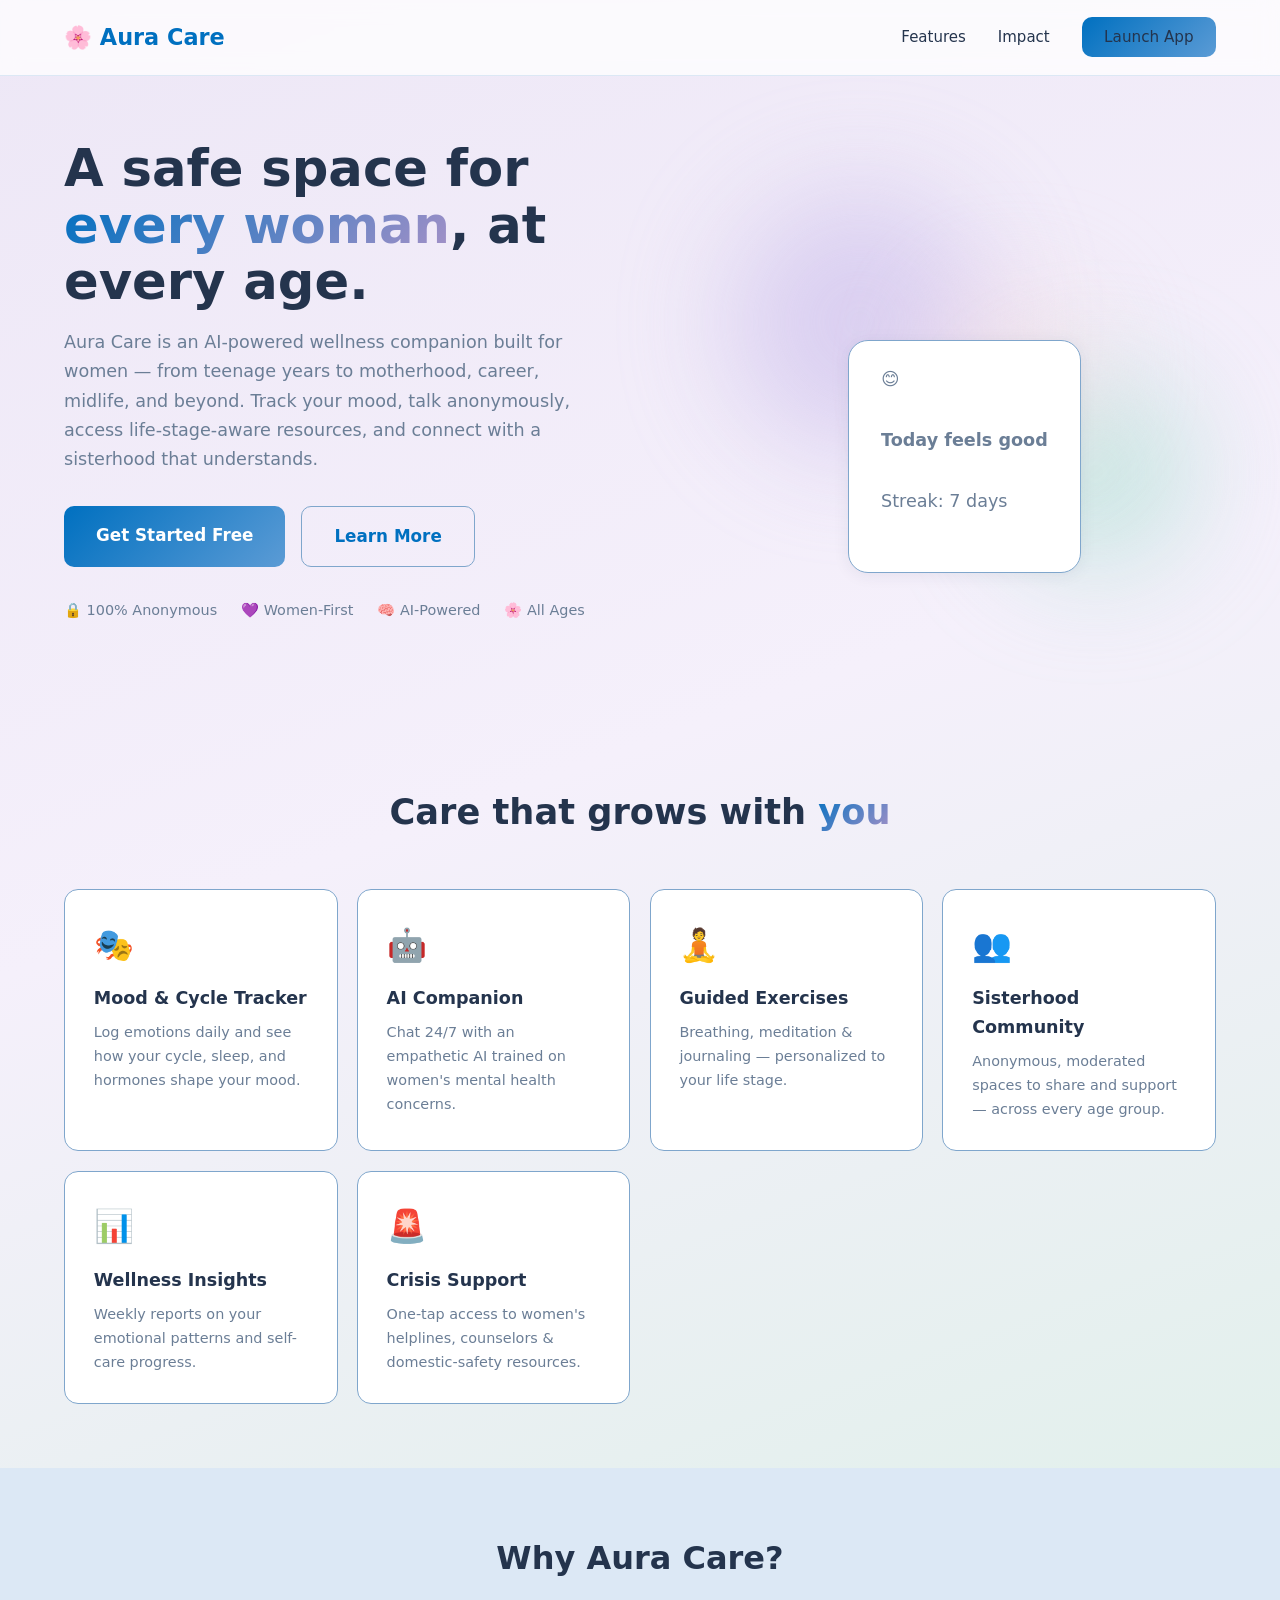
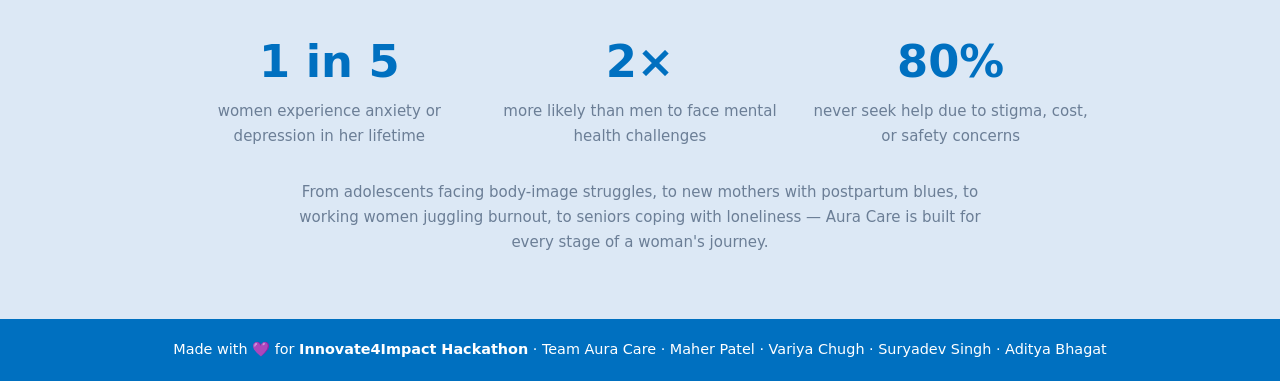
<file: index.html>
<!DOCTYPE html>
<html lang="en">
<head>
<meta charset="UTF-8" />
<meta name="viewport" content="width=device-width, initial-scale=1.0"/>
<title>Aura Care — Mental Wellness for Every Woman</title>
<link rel="stylesheet" href="style.css"/>
</head>
<body class="landing">
<nav class="navbar">
  <div class="logo">🌸 <span>Aura Care</span></div>
  <ul class="nav-links">
    <li><a href="#features">Features</a></li>
    <li><a href="#impact">Impact</a></li>
    <li><a href="dashboard.html" class="btn-primary">Launch App</a></li>
  </ul>
</nav>

<header class="hero">
  <div class="hero-text">
    <h1>A safe space for <span class="grad">every woman</span>, at every age.</h1>
    <p>Aura Care is an AI-powered wellness companion built for women — from teenage years to motherhood, career, midlife, and beyond. Track your mood, talk anonymously, access life-stage-aware resources, and connect with a sisterhood that understands.</p>
    <div class="cta-group">
      <a href="dashboard.html" class="btn-primary large">Get Started Free</a>
      <a href="#features" class="btn-ghost large">Learn More</a>
    </div>
    <div class="trust">
      <span>🔒 100% Anonymous</span>
      <span>💜 Women-First</span>
      <span>🧠 AI-Powered</span>
      <span>🌸 All Ages</span>
    </div>
  </div>
  <div class="hero-visual">
    <div class="orb orb1"></div>
    <div class="orb orb2"></div>
    <div class="orb orb3"></div>
    <div class="card floating">
      <p class="mood-emoji">😊</p>
      <p><strong>Today feels good</strong></p>
      <p class="muted">Streak: 7 days</p>
    </div>
  </div>
</header>

<section id="features" class="features">
  <h2>Care that grows with <span class="grad">you</span></h2>
  <div class="feature-grid">
    <div class="feature-card">
      <div class="icon">🎭</div>
      <h3>Mood & Cycle Tracker</h3>
      <p>Log emotions daily and see how your cycle, sleep, and hormones shape your mood.</p>
    </div>
    <div class="feature-card">
      <div class="icon">🤖</div>
      <h3>AI Companion</h3>
      <p>Chat 24/7 with an empathetic AI trained on women's mental health concerns.</p>
    </div>
    <div class="feature-card">
      <div class="icon">🧘</div>
      <h3>Guided Exercises</h3>
      <p>Breathing, meditation & journaling — personalized to your life stage.</p>
    </div>
    <div class="feature-card">
      <div class="icon">👥</div>
      <h3>Sisterhood Community</h3>
      <p>Anonymous, moderated spaces to share and support — across every age group.</p>
    </div>
    <div class="feature-card">
      <div class="icon">📊</div>
      <h3>Wellness Insights</h3>
      <p>Weekly reports on your emotional patterns and self-care progress.</p>
    </div>
    <div class="feature-card">
      <div class="icon">🚨</div>
      <h3>Crisis Support</h3>
      <p>One-tap access to women's helplines, counselors & domestic-safety resources.</p>
    </div>
  </div>
</section>

<section id="impact" class="impact">
  <h2>Why Aura Care?</h2>
  <div class="stats">
    <div><h3>1 in 5</h3><p>women experience anxiety or depression in her lifetime</p></div>
    <div><h3>2×</h3><p>more likely than men to face mental health challenges</p></div>
    <div><h3>80%</h3><p>never seek help due to stigma, cost, or safety concerns</p></div>
  </div>
  <p style="text-align:center;margin-top:2rem;color:var(--muted);max-width:700px;margin-left:auto;margin-right:auto">From adolescents facing body-image struggles, to new mothers with postpartum blues, to working women juggling burnout, to seniors coping with loneliness — Aura Care is built for every stage of a woman's journey.</p>
</section>

<footer style="background:#0070C0;color:#fff;padding:1.2rem 2rem;text-align:center;font-size:.9rem">
  <p>Made with 💜 for <strong>Innovate4Impact Hackathon</strong> · Team Aura Care · Maher Patel · Variya Chugh · Suryadev Singh · Aditya Bhagat</p>
</footer>
</body>
</html>
</file>
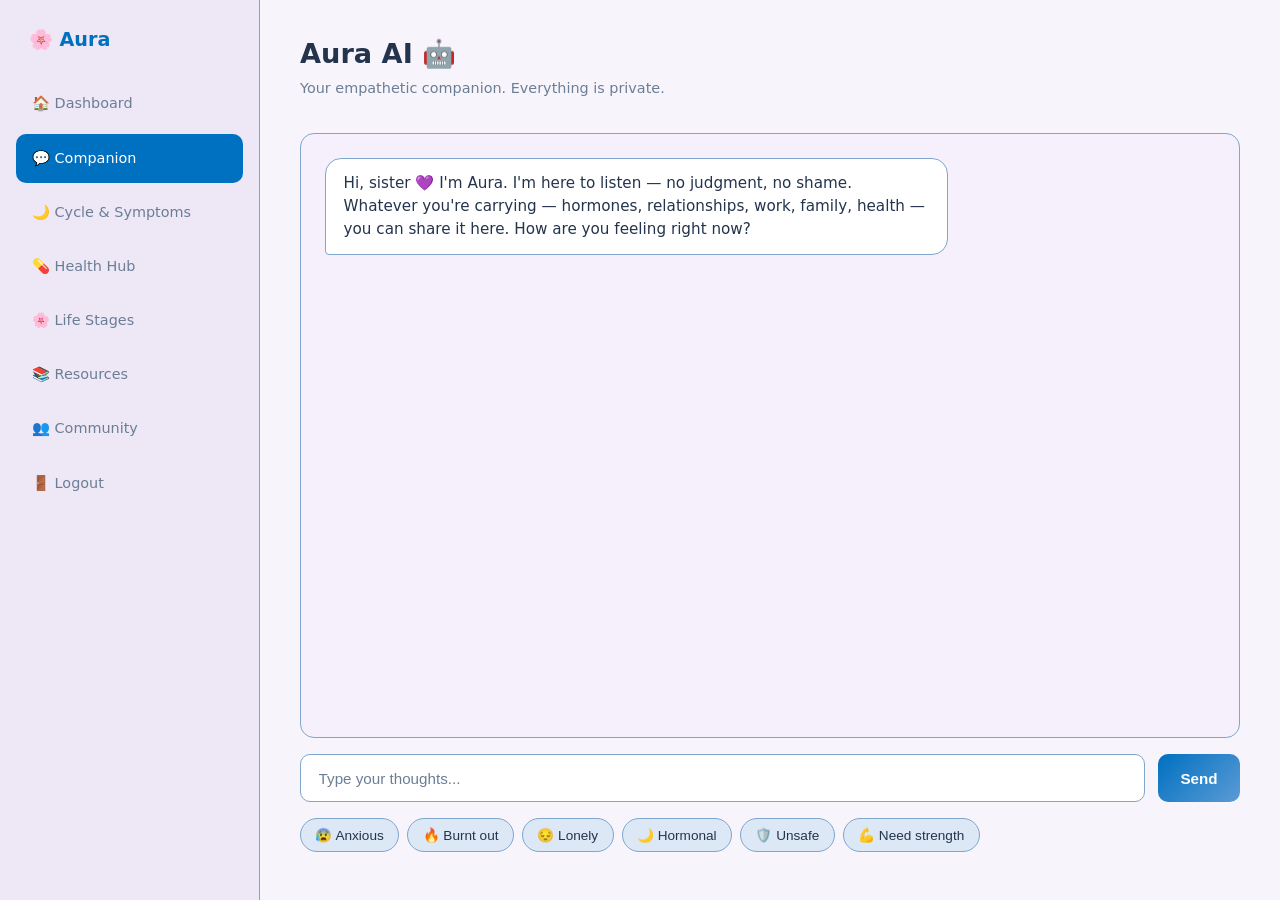
<file: chat.html>
<!DOCTYPE html>
<html lang="en">
<head>
<meta charset="UTF-8"/>
<title>Aura AI — Companion</title>
<link rel="stylesheet" href="style.css"/>
</head>
<body class="app">
<aside class="sidebar">
  <div class="logo">🌸 <span>Aura</span></div>
  <nav>
    <a href="dashboard.html">🏠 Dashboard</a>
    <a href="chat.html" class="active">💬 Companion</a>
    <a href="cycle.html">🌙 Cycle &amp; Symptoms</a>
    <a href="health.html">💊 Health Hub</a>
    <a href="lifestage.html">🌸 Life Stages</a>
    <a href="resources.html">📚 Resources</a>
    <a href="community.html">👥 Community</a>
    <a href="index.html">🚪 Logout</a>
  </nav>
</aside>

<main class="content chat-wrap">
  <header class="topbar">
    <div>
      <h1>Aura AI 🤖</h1>
      <p class="muted">Your empathetic companion. Everything is private.</p>
    </div>
  </header>

  <div class="chat-box" id="chatBox">
    <div class="msg bot">Hi, sister 💜 I'm Aura. I'm here to listen — no judgment, no shame. Whatever you're carrying — hormones, relationships, work, family, health — you can share it here. How are you feeling right now?</div>
  </div>

  <div class="chat-input">
    <input id="chatInput" placeholder="Type your thoughts..." onkeydown="if(event.key==='Enter')sendMsg()"/>
    <button class="btn-primary" onclick="sendMsg()">Send</button>
  </div>

  <div class="quick-replies">
    <button onclick="quickReply('I feel anxious')">😰 Anxious</button>
    <button onclick="quickReply('I feel overwhelmed and burnt out')">🔥 Burnt out</button>
    <button onclick="quickReply('I feel lonely')">😔 Lonely</button>
    <button onclick="quickReply('My hormones are affecting my mood')">🌙 Hormonal</button>
    <button onclick="quickReply('I feel unsafe or unheard')">🛡️ Unsafe</button>
    <button onclick="quickReply('I need motivation')">💪 Need strength</button>
  </div>
</main>

<script src="app.js"></script>
</body>
</html>
</file>
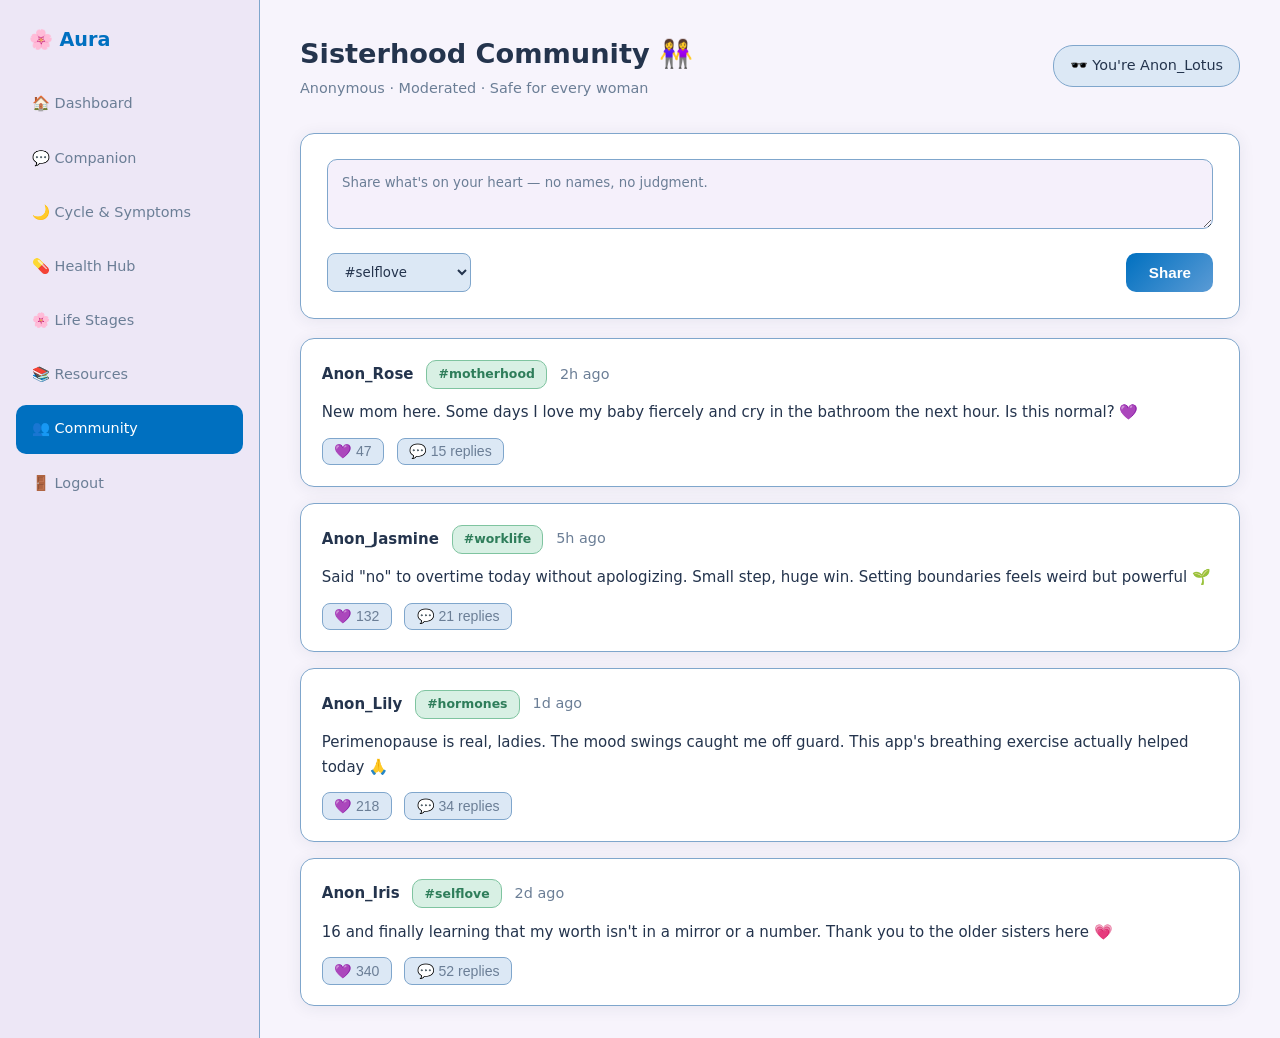
<file: community.html>
<!DOCTYPE html>
<html lang="en">
<head>
<meta charset="UTF-8"/>
<title>Community — Aura Care</title>
<link rel="stylesheet" href="style.css"/>
</head>
<body class="app">
<aside class="sidebar">
  <div class="logo">🌸 <span>Aura</span></div>
  <nav>
    <a href="dashboard.html">🏠 Dashboard</a>
    <a href="chat.html">💬 Companion</a>
    <a href="cycle.html">🌙 Cycle &amp; Symptoms</a>
    <a href="health.html">💊 Health Hub</a>
    <a href="lifestage.html">🌸 Life Stages</a>
    <a href="resources.html">📚 Resources</a>
    <a href="community.html" class="active">👥 Community</a>
    <a href="index.html">🚪 Logout</a>
  </nav>
</aside>

<main class="content">
  <header class="topbar">
    <div>
      <h1>Sisterhood Community 👭</h1>
      <p class="muted">Anonymous · Moderated · Safe for every woman</p>
    </div>
    <div class="anon-badge">🕶️ You're Anon_Lotus</div>
  </header>

  <section class="post-box">
    <textarea id="postText" placeholder="Share what's on your heart — no names, no judgment."></textarea>
    <div class="post-actions">
      <select id="postTag">
        <option>#selflove</option>
        <option>#anxiety</option>
        <option>#motherhood</option>
        <option>#worklife</option>
        <option>#hormones</option>
        <option>#relationships</option>
        <option>#healing</option>
      </select>
      <button class="btn-primary" onclick="addPost()">Share</button>
    </div>
  </section>

  <div id="feed" class="feed">
    <div class="post">
      <div class="post-head"><strong>Anon_Rose</strong> <span class="tag">#motherhood</span> <span class="muted">2h ago</span></div>
      <p>New mom here. Some days I love my baby fiercely and cry in the bathroom the next hour. Is this normal? 💜</p>
      <div class="post-actions-row">
        <button>💜 47</button><button>💬 15 replies</button>
      </div>
    </div>
    <div class="post">
      <div class="post-head"><strong>Anon_Jasmine</strong> <span class="tag">#worklife</span> <span class="muted">5h ago</span></div>
      <p>Said "no" to overtime today without apologizing. Small step, huge win. Setting boundaries feels weird but powerful 🌱</p>
      <div class="post-actions-row">
        <button>💜 132</button><button>💬 21 replies</button>
      </div>
    </div>
    <div class="post">
      <div class="post-head"><strong>Anon_Lily</strong> <span class="tag">#hormones</span> <span class="muted">1d ago</span></div>
      <p>Perimenopause is real, ladies. The mood swings caught me off guard. This app's breathing exercise actually helped today 🙏</p>
      <div class="post-actions-row">
        <button>💜 218</button><button>💬 34 replies</button>
      </div>
    </div>
    <div class="post">
      <div class="post-head"><strong>Anon_Iris</strong> <span class="tag">#selflove</span> <span class="muted">2d ago</span></div>
      <p>16 and finally learning that my worth isn't in a mirror or a number. Thank you to the older sisters here 💗</p>
      <div class="post-actions-row">
        <button>💜 340</button><button>💬 52 replies</button>
      </div>
    </div>
  </div>
</main>
<script src="app.js"></script>
</body>
</html>
</file>
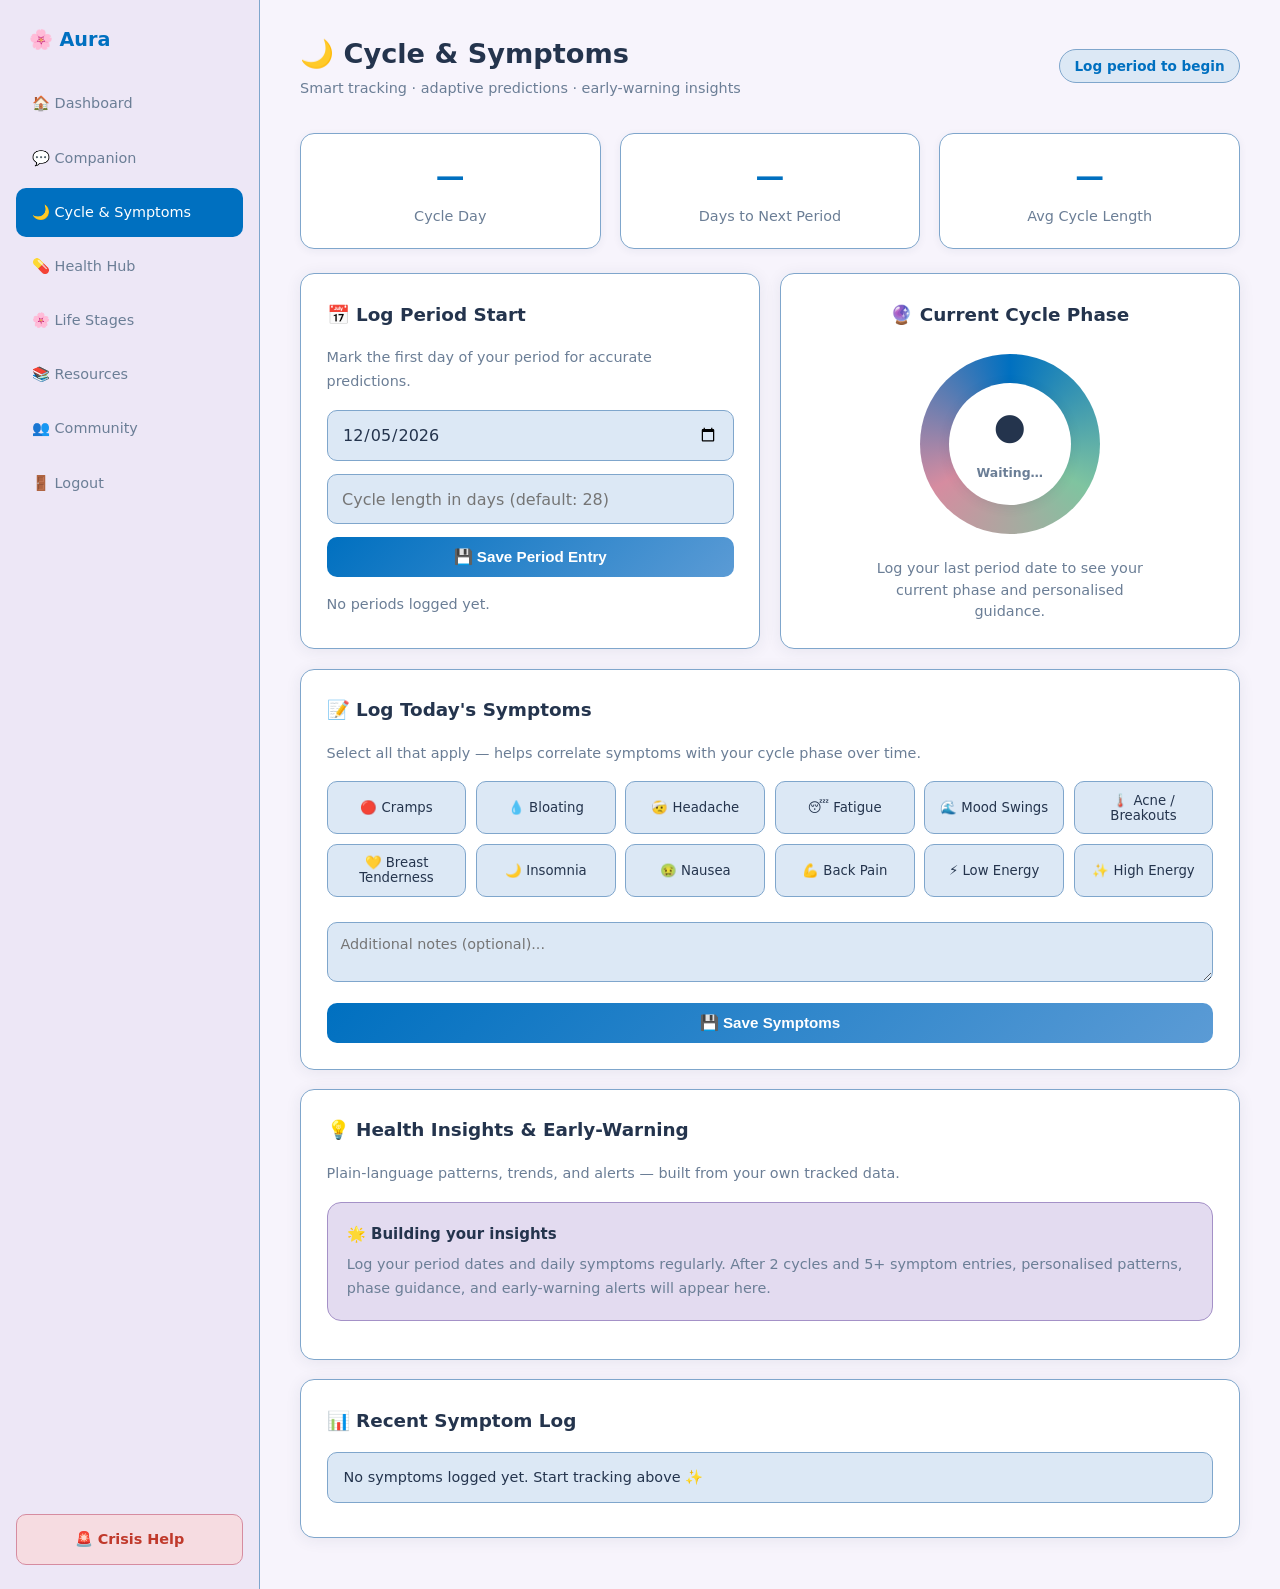
<file: cycle.html>
<!DOCTYPE html>
<html lang="en">
<head>
<meta charset="UTF-8"/>
<title>Cycle & Symptoms — Aura Care</title>
<link rel="stylesheet" href="style.css"/>
<style>
.cycle-ring{width:180px;height:180px;border-radius:50%;background:conic-gradient(#0070C0 0deg,#7FC4A0 120deg,#D68CA0 240deg,#0070C0 360deg);margin:0 auto;display:flex;align-items:center;justify-content:center}
.cycle-inner{width:122px;height:122px;border-radius:50%;background:#fff;display:flex;flex-direction:column;align-items:center;justify-content:center;gap:.2rem;box-shadow:0 2px 12px rgba(36,52,77,.1)}
.phase-badge{display:inline-block;padding:.3rem .9rem;border-radius:20px;font-size:.85rem;font-weight:600;background:var(--lav-fill);color:var(--pri);border:1px solid var(--lav-border)}
.symptom-grid{display:grid;grid-template-columns:repeat(auto-fit,minmax(130px,1fr));gap:.6rem;margin:1rem 0}
.insight-card{background:var(--purp-fill);border:1px solid var(--purp-border);border-radius:14px;padding:1.2rem;margin-bottom:.8rem}
.warning-card{background:var(--rose-fill);border:1px solid var(--rose-border);border-radius:14px;padding:1.2rem;margin-bottom:.8rem}
.grid-3{display:grid;grid-template-columns:repeat(auto-fit,minmax(180px,1fr));gap:1.2rem;margin-bottom:1.5rem}
.stat-mini{background:#fff;border:1px solid var(--lav-border);border-radius:14px;padding:1.2rem;text-align:center;box-shadow:0 2px 8px rgba(36,52,77,.06)}
.stat-mini .val{font-size:1.8rem;font-weight:800;color:var(--pri)}
input[type="date"],input[type="number"]{color-scheme:light}
input[type="date"],input[type="number"],textarea,select{background:#fff;border:1px solid var(--lav-border);color:var(--text);border-radius:10px;padding:.8rem;font-family:inherit;font-size:.9rem;width:100%}
input[type="date"]:focus,input[type="number"]:focus,textarea:focus{outline:none;border-color:var(--pri)}
.period-entry{display:flex;justify-content:space-between;align-items:center;padding:.6rem .8rem;background:var(--lav-fill);border:1px solid var(--lav-border);border-radius:8px;margin-bottom:.4rem;font-size:.9rem}
</style>
</head>
<body class="app">
<aside class="sidebar">
  <div class="logo">🌸 <span>Aura</span></div>
  <nav>
    <a href="dashboard.html">🏠 Dashboard</a>
    <a href="chat.html">💬 Companion</a>
    <a href="cycle.html" class="active">🌙 Cycle &amp; Symptoms</a>
    <a href="health.html">💊 Health Hub</a>
    <a href="lifestage.html">🌸 Life Stages</a>
    <a href="resources.html">📚 Resources</a>
    <a href="community.html">👥 Community</a>
    <a href="index.html">🚪 Logout</a>
  </nav>
  <div class="sos"><a href="#" onclick="showSOS()">🚨 Crisis Help</a></div>
</aside>

<main class="content">
  <header class="topbar">
    <div>
      <h1>🌙 Cycle &amp; Symptoms</h1>
      <p class="muted">Smart tracking · adaptive predictions · early-warning insights</p>
    </div>
    <span id="phaseBadge" class="phase-badge">Log period to begin</span>
  </header>

  <!-- Overview Stats -->
  <div class="grid-3">
    <div class="stat-mini">
      <div class="val" id="cycleDay">—</div>
      <p class="muted" style="margin-top:.3rem">Cycle Day</p>
    </div>
    <div class="stat-mini">
      <div class="val" id="daysToNext">—</div>
      <p class="muted" style="margin-top:.3rem">Days to Next Period</p>
    </div>
    <div class="stat-mini">
      <div class="val" id="avgCycle">—</div>
      <p class="muted" style="margin-top:.3rem">Avg Cycle Length</p>
    </div>
  </div>

  <div class="grid-2">
    <!-- Log Period -->
    <section class="panel">
      <h2>📅 Log Period Start</h2>
      <p class="muted" style="margin-bottom:1rem">Mark the first day of your period for accurate predictions.</p>
      <input type="date" id="periodDate" style="width:100%;background:var(--lav-fill);border:1px solid var(--lav-border);color:var(--text);padding:.9rem;border-radius:10px;margin-bottom:.8rem;font-size:1rem"/>
      <input type="number" id="cycleLen" placeholder="Cycle length in days (default: 28)" min="20" max="45"
        style="width:100%;background:var(--lav-fill);border:1px solid var(--lav-border);color:var(--text);padding:.9rem;border-radius:10px;margin-bottom:.8rem;font-size:1rem"/>
      <button class="btn-primary" onclick="logPeriod()" style="width:100%">💾 Save Period Entry</button>
      <div id="periodHistory" style="margin-top:1rem"></div>
    </section>

    <!-- Phase Visualization -->
    <section class="panel" style="text-align:center">
      <h2>🔮 Current Cycle Phase</h2>
      <div class="cycle-ring" style="margin:1.5rem auto">
        <div class="cycle-inner">
          <div id="phaseEmoji" style="font-size:2rem">🌑</div>
          <div id="phaseName" style="font-size:.78rem;font-weight:600;color:var(--muted);margin-top:.2rem">Waiting…</div>
        </div>
      </div>
      <p id="phaseDesc" class="muted" style="font-size:.9rem;max-width:280px;margin:0 auto;line-height:1.5">
        Log your last period date to see your current phase and personalised guidance.
      </p>
    </section>
  </div>

  <!-- Symptom Logger -->
  <section class="panel">
    <h2>📝 Log Today's Symptoms</h2>
    <p class="muted" style="margin-bottom:.3rem">Select all that apply — helps correlate symptoms with your cycle phase over time.</p>
    <div class="symptom-grid" id="symptomGrid">
      <button class="symptom-btn" data-sym="cramps">🔴 Cramps</button>
      <button class="symptom-btn" data-sym="bloating">💧 Bloating</button>
      <button class="symptom-btn" data-sym="headache">🤕 Headache</button>
      <button class="symptom-btn" data-sym="fatigue">😴 Fatigue</button>
      <button class="symptom-btn" data-sym="mood-swings">🌊 Mood Swings</button>
      <button class="symptom-btn" data-sym="acne">🌡️ Acne / Breakouts</button>
      <button class="symptom-btn" data-sym="breast-pain">💛 Breast Tenderness</button>
      <button class="symptom-btn" data-sym="insomnia">🌙 Insomnia</button>
      <button class="symptom-btn" data-sym="nausea">🤢 Nausea</button>
      <button class="symptom-btn" data-sym="back-pain">💪 Back Pain</button>
      <button class="symptom-btn" data-sym="low-energy">⚡ Low Energy</button>
      <button class="symptom-btn" data-sym="high-energy">✨ High Energy</button>
    </div>
    <!-- Live selection counter -->
    <div id="symCounter" style="margin-top:.6rem;padding:.6rem 1rem;background:var(--lav-fill);border-radius:10px;font-size:.9rem;color:var(--muted);display:none">
      <span id="symCountText">0 symptoms selected</span>
      <span id="symList" style="color:var(--pri);margin-left:.5rem"></span>
    </div>
    <textarea id="symNotes" placeholder="Additional notes (optional)..."
      style="width:100%;background:var(--lav-fill);border:1px solid var(--lav-border);color:var(--text);padding:.8rem;border-radius:10px;margin-top:.6rem;resize:vertical;min-height:60px;font-family:inherit"></textarea>
    <button class="btn-primary" style="margin-top:.8rem;width:100%" id="saveSymBtn" onclick="saveSymptoms()">💾 Save Symptoms</button>
  </section>

  <!-- Health Insights -->
  <section class="panel">
    <h2>💡 Health Insights &amp; Early-Warning</h2>
    <p class="muted" style="margin-bottom:1rem">Plain-language patterns, trends, and alerts — built from your own tracked data.</p>
    <div id="insightsContainer">
      <div class="insight-card">
        <strong>🌟 Get started</strong>
        <p class="muted" style="margin-top:.4rem">Log at least 2 period cycles to unlock personalised cycle insights and early-warning pattern detection.</p>
      </div>
    </div>
  </section>

  <!-- Symptom History -->
  <section class="panel">
    <h2>📊 Recent Symptom Log</h2>
    <ul id="symHistory" class="history"></ul>
  </section>
</main>

<!-- SOS Modal -->
<div id="sosModal" class="modal hidden">
  <div class="modal-body">
    <h2>🚨 You're not alone</h2>
    <p>If you're in crisis or feel unsafe, please reach out immediately:</p>
    <ul>
      <li><strong>Women Helpline (National):</strong> 181</li>
      <li><strong>Domestic Abuse Helpline:</strong> 1091</li>
      <li><strong>iCall (Mental Health):</strong> 9152987821</li>
      <li><strong>Vandrevala Foundation:</strong> 1860-2662-345</li>
      <li><strong>AASRA (Suicide Prevention):</strong> 9820466627</li>
    </ul>
    <button class="btn-primary" onclick="hideSOS()">Close</button>
  </div>
</div>

<script src="app.js"></script>
<script src="cycle.js"></script>
</body>
</html>
</file>
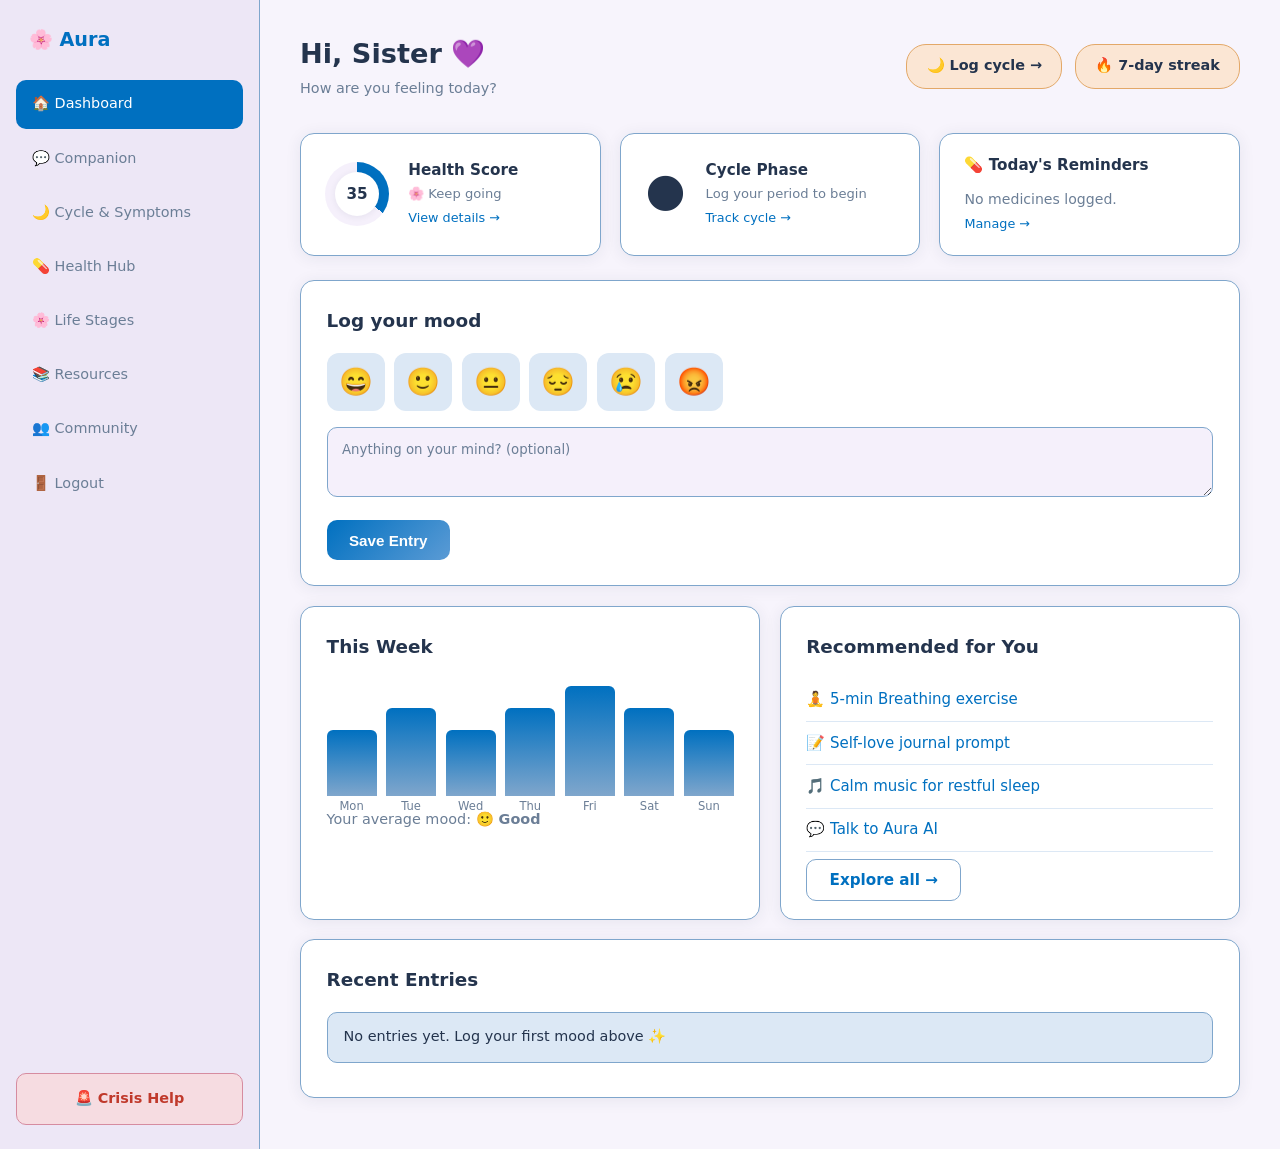
<file: dashboard.html>
<!DOCTYPE html>
<html lang="en">
<head>
<meta charset="UTF-8"/>
<title>Dashboard — Aura Care</title>
<link rel="stylesheet" href="style.css"/>
</head>
<body class="app">
<aside class="sidebar">
  <div class="logo">🌸 <span>Aura</span></div>
  <nav>
    <a href="dashboard.html" class="active">🏠 Dashboard</a>
    <a href="chat.html">💬 Companion</a>
    <a href="cycle.html">🌙 Cycle &amp; Symptoms</a>
    <a href="health.html">💊 Health Hub</a>
    <a href="lifestage.html">🌸 Life Stages</a>
    <a href="resources.html">📚 Resources</a>
    <a href="community.html">👥 Community</a>
    <a href="index.html">🚪 Logout</a>
  </nav>
  <div class="sos"><a href="#" onclick="showSOS()">🚨 Crisis Help</a></div>
</aside>

<main class="content">
  <header class="topbar">
    <div>
      <h1>Hi, Sister 💜</h1>
      <p class="muted">How are you feeling today?</p>
    </div>
    <div style="display:flex;gap:.8rem;align-items:center;flex-wrap:wrap">
      <div class="streak-badge" id="cyclePhaseBadge" style="cursor:pointer" onclick="location.href='cycle.html'">🌙 Log cycle →</div>
      <div class="streak-badge">🔥 <span id="streak">7</span>-day streak</div>
    </div>
  </header>

  <!-- Health Score + Cycle snapshot -->
  <div style="display:grid;grid-template-columns:repeat(auto-fit,minmax(240px,1fr));gap:1.2rem;margin-bottom:1.5rem">
    <div class="panel" style="display:flex;align-items:center;gap:1.2rem;margin-bottom:0;padding:1.2rem 1.5rem">
      <div style="width:64px;height:64px;border-radius:50%;background:conic-gradient(var(--pri) var(--score-deg,0deg),var(--card2) var(--score-deg,0deg));display:flex;align-items:center;justify-content:center;flex-shrink:0" id="dashScoreRing">
        <div style="width:44px;height:44px;border-radius:50%;background:#fff;box-shadow:0 1px 6px rgba(36,52,77,.08);display:flex;align-items:center;justify-content:center;font-size:.95rem;font-weight:700" id="dashScoreVal">—</div>
      </div>
      <div>
        <div style="font-weight:600;font-size:.95rem">Health Score</div>
        <div class="muted" style="font-size:.82rem" id="dashScoreLbl">Log more to update</div>
        <a href="health.html" style="font-size:.8rem;color:var(--pri)">View details →</a>
      </div>
    </div>
    <div class="panel" style="display:flex;align-items:center;gap:1.2rem;margin-bottom:0;padding:1.2rem 1.5rem">
      <div style="font-size:2.5rem" id="dashPhaseEmoji">🌑</div>
      <div>
        <div style="font-weight:600;font-size:.95rem" id="dashPhaseName">Cycle Phase</div>
        <div class="muted" style="font-size:.82rem" id="dashCycleDay">Log your period to begin</div>
        <a href="cycle.html" style="font-size:.8rem;color:var(--pri)">Track cycle →</a>
      </div>
    </div>
    <div class="panel" style="margin-bottom:0;padding:1.2rem 1.5rem">
      <div style="font-weight:600;font-size:.95rem;margin-bottom:.6rem">💊 Today's Reminders</div>
      <div id="dashMeds" style="font-size:.88rem;color:var(--muted)">No medicines logged.</div>
      <a href="health.html" style="font-size:.8rem;color:var(--pri)">Manage →</a>
    </div>
  </div>

  <section class="mood-log">
    <h2>Log your mood</h2>
    <div class="mood-picker">
      <button data-mood="😄" data-label="Great">😄</button>
      <button data-mood="🙂" data-label="Good">🙂</button>
      <button data-mood="😐" data-label="Okay">😐</button>
      <button data-mood="😔" data-label="Low">😔</button>
      <button data-mood="😢" data-label="Sad">😢</button>
      <button data-mood="😡" data-label="Angry">😡</button>
    </div>
    <textarea id="moodNote" placeholder="Anything on your mind? (optional)"></textarea>
    <button class="btn-primary" onclick="saveMood()">Save Entry</button>
  </section>

  <div class="grid-2">
    <section class="panel">
      <h2>This Week</h2>
      <div class="chart" id="chart"></div>
      <p class="muted">Your average mood: <strong id="avgMood">🙂 Good</strong></p>
    </section>

    <section class="panel">
      <h2>Recommended for You</h2>
      <ul class="rec-list">
        <li><a href="resources.html">🧘 5-min Breathing exercise</a></li>
        <li><a href="resources.html">📝 Self-love journal prompt</a></li>
        <li><a href="resources.html">🎵 Calm music for restful sleep</a></li>
        <li><a href="chat.html">💬 Talk to Aura AI</a></li>
      </ul>
      <a href="resources.html" class="btn-ghost">Explore all →</a>
    </section>
  </div>

  <section class="panel">
    <h2>Recent Entries</h2>
    <ul id="history" class="history"></ul>
  </section>
</main>

<div id="sosModal" class="modal hidden">
  <div class="modal-body">
    <h2>🚨 You're not alone</h2>
    <p>If you're in crisis or feel unsafe, please reach out immediately:</p>
    <ul>
      <li><strong>Women Helpline (National):</strong> 181</li>
      <li><strong>Domestic Abuse Helpline:</strong> 1091</li>
      <li><strong>iCall (Mental Health):</strong> 9152987821</li>
      <li><strong>Vandrevala Foundation:</strong> 1860-2662-345</li>
      <li><strong>AASRA (Suicide Prevention):</strong> 9820466726</li>
    </ul>
    <button class="btn-primary" onclick="hideSOS()">Close</button>
  </div>
</div>

<script src="app.js"></script>
<script>
/* Dashboard: Health Score + Cycle Phase + Med Reminders */
(function dashboardExtras() {
  // Health Score
  const moodScale = { Great:5, Good:4, Okay:3, Low:2, Sad:1, Angry:1 };
  const moods = JSON.parse(localStorage.getItem('aura_moods') || '[]').slice(0, 7);
  const cycles = JSON.parse(localStorage.getItem('aura_cycles') || '[]');
  const activity = JSON.parse(localStorage.getItem('aura_activity') || '[]');
  const meds = JSON.parse(localStorage.getItem('aura_meds') || '[]');
  let mood = 5, cycle = 5, act = 0, adh = 25;
  if (moods.length) { const a = moods.reduce((s,m) => s+(moodScale[m.label]||3),0)/moods.length; mood = Math.round((a/5)*25); }
  if (cycles.length >= 2) { const lens=cycles.slice(0,6).map(c=>c.cycleLen); cycle=(Math.max(...lens)-Math.min(...lens))<=7?25:15; }
  else if (cycles.length===1) { cycle=12; }
  const now = Date.now();
  const weekActs = activity.filter(a => now-new Date(a.date).getTime() < 7*86400000);
  act = Math.round((Math.min(weekActs.length,7)/7)*25);
  if (meds.length) { const todayStr=new Date().toDateString(); const taken=meds.filter(m=>m.lastTaken&&new Date(m.lastTaken).toDateString()===todayStr).length; adh=Math.round((taken/meds.length)*25); }
  const total = mood + cycle + act + adh;
  const scoreValEl = document.getElementById('dashScoreVal');
  const scoreRingEl = document.getElementById('dashScoreRing');
  const scoreLblEl = document.getElementById('dashScoreLbl');
  if (scoreValEl) scoreValEl.textContent = total;
  if (scoreRingEl) { const deg=Math.round((total/100)*360); scoreRingEl.style.background=`conic-gradient(var(--pri) ${deg}deg,var(--card2) ${deg}deg)`; }
  if (scoreLblEl) scoreLblEl.textContent = total>=80?'🌟 Excellent':total>=60?'💜 Good':total>=40?'🌱 Building':'🌸 Keep going';

  // Cycle Phase
  if (cycles.length) {
    const today = new Date(); today.setHours(0,0,0,0);
    const last = new Date(cycles[0].date+'T00:00:00'); last.setHours(0,0,0,0);
    const dayNum = Math.floor((today-last)/86400000)+1;
    const len = cycles[0].cycleLen||28;
    const d = ((dayNum-1)%len)+1;
    const phases = { menstrual:{e:'🔴',n:'Menstrual'}, follicular:{e:'🌱',n:'Follicular'}, ovulation:{e:'✨',n:'Ovulatory'}, luteal:{e:'🌙',n:'Luteal'} };
    const key = d<=5?'menstrual':d<=13?'follicular':d<=16?'ovulation':'luteal';
    const p = phases[key];
    const emojiEl = document.getElementById('dashPhaseEmoji');
    const nameEl = document.getElementById('dashPhaseName');
    const dayEl = document.getElementById('dashCycleDay');
    const badgeEl = document.getElementById('cyclePhaseBadge');
    if (emojiEl) emojiEl.textContent = p.e;
    if (nameEl) nameEl.textContent = p.n + ' Phase';
    if (dayEl) dayEl.textContent = `Day ${dayNum} of cycle`;
    if (badgeEl) badgeEl.textContent = `${p.e} ${p.n} · Day ${dayNum}`;
  }

  // Med Reminders
  const medEl = document.getElementById('dashMeds');
  if (medEl && meds.length) {
    const todayStr = new Date().toDateString();
    const due = meds.filter(m => !m.lastTaken || new Date(m.lastTaken).toDateString() !== todayStr);
    medEl.innerHTML = due.length
      ? due.slice(0,3).map(m=>`<div style="padding:.3rem 0;border-bottom:1px solid var(--lav-fill)">💊 ${m.name}${m.dose?' '+m.dose:''} — ${m.freq}</div>`).join('')
      : '<div style="color:#2E7D5A">✅ All medicines taken today!</div>';
  }
})();
</script>
</body>
</html>
</file>
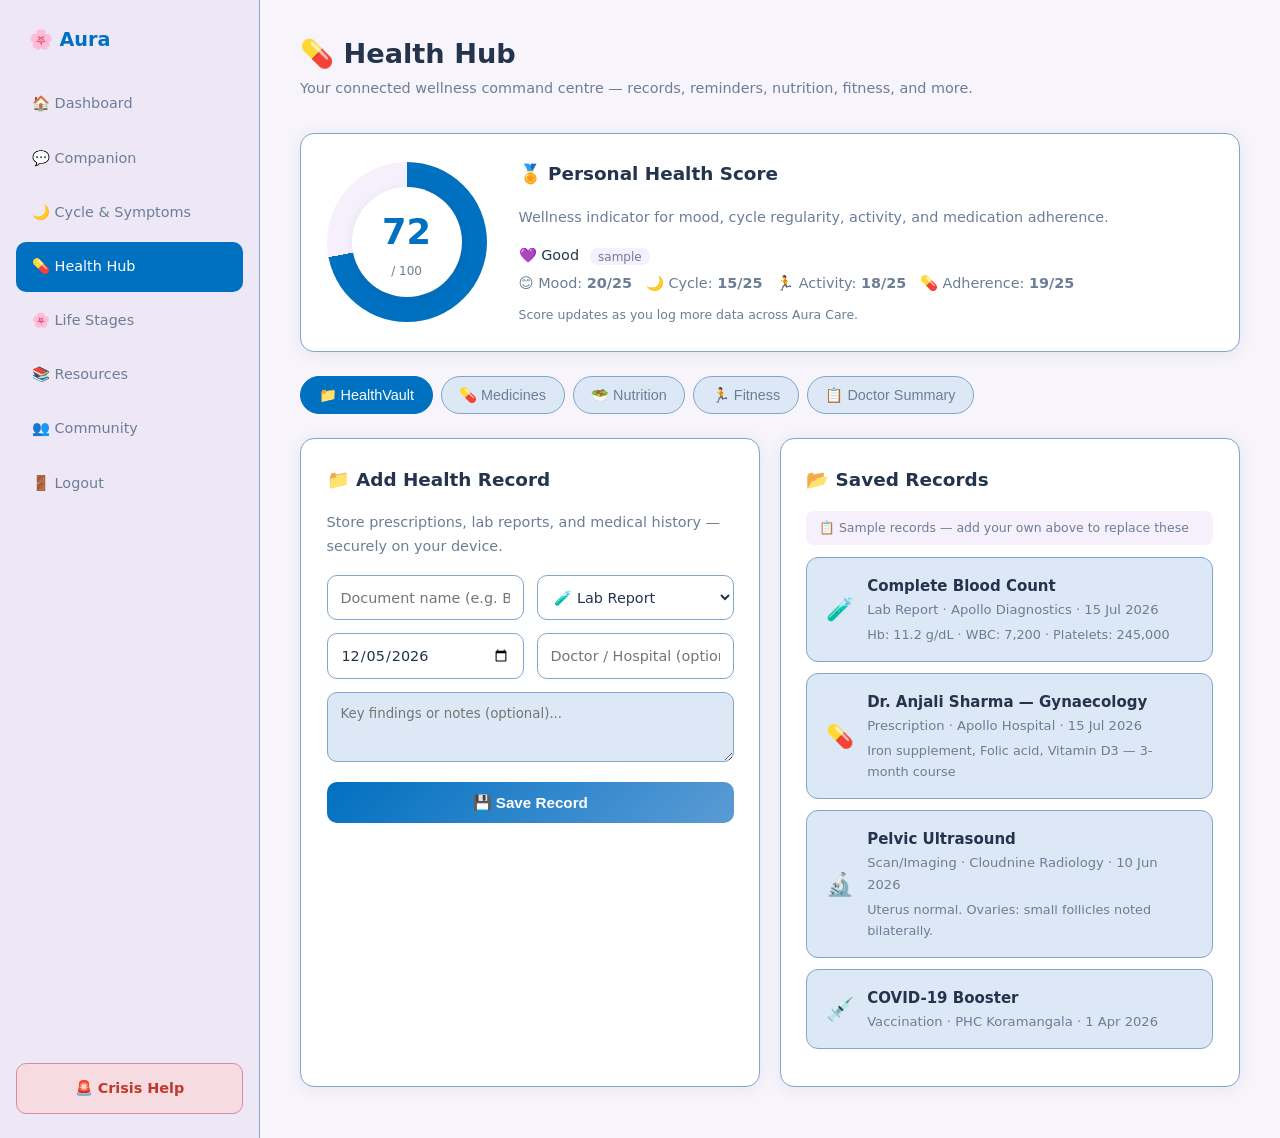
<file: health.html>
<!DOCTYPE html>
<html lang="en">
<head>
<meta charset="UTF-8"/>
<title>Health Hub — Aura Care</title>
<link rel="stylesheet" href="style.css"/>
<script>
/* Tab switcher defined early so onclick fires even before health.js loads */
function switchTab(tabId) {
  document.querySelectorAll('.hub-tab').forEach(function(t) { t.classList.remove('active'); });
  document.querySelectorAll('.hub-section').forEach(function(s) { s.style.display = 'none'; s.classList.remove('visible'); });
  var btn = document.querySelector('[data-tab="' + tabId + '"]');
  var sec = document.getElementById('tab-' + tabId);
  if (btn) btn.classList.add('active');
  if (sec) { sec.style.display = 'block'; sec.classList.add('visible'); }
  if (tabId === 'summary' && window.generateSummary) { generateSummary(); }
}
</script>
<style>
/* Health Score */
.score-ring{width:160px;height:160px;border-radius:50%;background:conic-gradient(#DCE8F5 0deg,#DCE8F5 360deg);display:flex;align-items:center;justify-content:center;margin:0 auto}
.score-inner{width:110px;height:110px;border-radius:50%;background:#fff;display:flex;flex-direction:column;align-items:center;justify-content:center;box-shadow:0 2px 10px rgba(36,52,77,.08)}
.score-val{font-size:2.2rem;font-weight:800;color:var(--pri)}
.score-lbl{font-size:.75rem;color:var(--muted);margin-top:.1rem}
/* Tabs */
.hub-tabs{display:flex;gap:.5rem;margin-bottom:1.5rem;flex-wrap:wrap}
.hub-tab{background:var(--lav-fill);color:var(--muted);border:1px solid var(--lav-border);padding:.6rem 1.1rem;border-radius:20px;cursor:pointer;font-weight:500;font-size:.9rem;transition:all .2s}
.hub-tab.active{background:var(--pri);color:#fff;border-color:var(--pri)}
.hub-section{display:none}
.hub-section.visible{display:block}
/* Vault */
.vault-card{background:var(--lav-fill);border:1px solid var(--lav-border);border-radius:12px;padding:1rem 1.2rem;margin-bottom:.7rem;display:flex;justify-content:space-between;align-items:center}
.vault-card .doc-meta{display:flex;gap:.8rem;align-items:center}
.vault-type{background:var(--mint-fill);color:#2E7D5A;border:1px solid var(--mint-border);padding:.2rem .7rem;border-radius:10px;font-size:.78rem;font-weight:600}
.del-btn{background:transparent;border:none;color:var(--muted);cursor:pointer;font-size:1rem;padding:.3rem .6rem;border-radius:6px}
.del-btn:hover{background:var(--rose-fill);color:#C0392B}
/* Med */
.med-card{background:#fff;border:1px solid var(--lav-border);border-radius:12px;padding:1rem 1.2rem;margin-bottom:.7rem;display:flex;justify-content:space-between;align-items:center;flex-wrap:wrap;gap:.5rem;box-shadow:0 1px 6px rgba(36,52,77,.05)}
.med-badge{background:var(--lav-fill);color:var(--pri);border:1px solid var(--lav-border);padding:.2rem .7rem;border-radius:10px;font-size:.78rem}
.taken-btn{background:var(--mint-fill);color:#2E7D5A;border:1px solid var(--mint-border);padding:.4rem .9rem;border-radius:8px;cursor:pointer;font-size:.85rem;font-weight:600}
.taken-btn:hover{background:var(--mint-border);color:#fff}
/* Nutrition */
.phase-card{background:var(--purp-fill);border:1px solid var(--purp-border);border-radius:14px;padding:1.3rem;margin-bottom:1rem}
.food-grid{display:grid;grid-template-columns:repeat(auto-fit,minmax(140px,1fr));gap:.6rem;margin-top:.8rem}
.food-chip{background:#fff;border:1px solid var(--lav-border);border-radius:10px;padding:.5rem .8rem;font-size:.85rem;text-align:center;color:var(--text)}
/* Activity */
.activity-card{background:var(--lav-fill);border:1px solid var(--lav-border);border-radius:12px;padding:1rem;margin-bottom:.6rem;display:flex;justify-content:space-between;align-items:center}
.activity-type{font-size:1.3rem;margin-right:.7rem}
/* Doctor Summary */
.summary-box{background:var(--lav-fill);border:1px solid var(--lav-border);border-radius:12px;padding:1.3rem;font-size:.88rem;line-height:1.9;white-space:pre-wrap;min-height:100px;color:var(--text)}
/* form helpers */
input[type="time"],input[type="date"],select{color-scheme:light}
.form-row{display:flex;gap:.8rem;flex-wrap:wrap;margin-bottom:.8rem}
.form-row input,.form-row select{flex:1;min-width:140px;background:#fff;border:1px solid var(--lav-border);color:var(--text);padding:.8rem;border-radius:10px;font-family:inherit;font-size:.9rem}
.form-row input:focus,.form-row select:focus{outline:none;border-color:var(--pri)}
.grid-4{display:grid;grid-template-columns:repeat(auto-fit,minmax(150px,1fr));gap:1rem;margin-bottom:1.5rem}
.metric-card{background:#fff;border:1px solid var(--lav-border);border-radius:14px;padding:1rem;text-align:center;box-shadow:0 1px 6px rgba(36,52,77,.05)}
.metric-val{font-size:1.6rem;font-weight:700;color:var(--pri)}
</style>
</head>
<body class="app">
<aside class="sidebar">
  <div class="logo">🌸 <span>Aura</span></div>
  <nav>
    <a href="dashboard.html">🏠 Dashboard</a>
    <a href="chat.html">💬 Companion</a>
    <a href="cycle.html">🌙 Cycle &amp; Symptoms</a>
    <a href="health.html" class="active">💊 Health Hub</a>
    <a href="lifestage.html">🌸 Life Stages</a>
    <a href="resources.html">📚 Resources</a>
    <a href="community.html">👥 Community</a>
    <a href="index.html">🚪 Logout</a>
  </nav>
  <div class="sos"><a href="#" onclick="showSOS()">🚨 Crisis Help</a></div>
</aside>

<main class="content">
  <header class="topbar">
    <div>
      <h1>💊 Health Hub</h1>
      <p class="muted">Your connected wellness command centre — records, reminders, nutrition, fitness, and more.</p>
    </div>
  </header>

  <!-- Feature 13: Personal Health Score -->
  <section class="panel" style="margin-bottom:1.5rem">
    <div style="display:flex;align-items:center;gap:2rem;flex-wrap:wrap">
      <div>
        <div class="score-ring" id="scoreRing" style="--pct:0deg">
          <div class="score-inner">
            <div class="score-val" id="scoreVal">—</div>
            <div class="score-lbl">/ 100</div>
          </div>
        </div>
      </div>
      <div style="flex:1;min-width:200px">
        <h2>🏅 Personal Health Score</h2>
        <p class="muted" style="margin:.5rem 0">Wellness indicator for mood, cycle regularity, activity, and medication adherence.</p>
        <div id="scoreBreakdown" style="margin-top:.8rem;font-size:.9rem;line-height:1.9"></div>
        <p class="muted" style="font-size:.78rem;margin-top:.5rem">Score updates as you log more data across Aura Care.</p>
      </div>
    </div>
  </section>

  <!-- Hub Tabs -->
  <div class="hub-tabs">
    <button class="hub-tab active" data-tab="vault" onclick="switchTab('vault')">📁 HealthVault</button>
    <button class="hub-tab" data-tab="meds" onclick="switchTab('meds')">💊 Medicines</button>
    <button class="hub-tab" data-tab="nutrition" onclick="switchTab('nutrition')">🥗 Nutrition</button>
    <button class="hub-tab" data-tab="fitness" onclick="switchTab('fitness')">🏃 Fitness</button>
    <button class="hub-tab" data-tab="summary" onclick="switchTab('summary')">📋 Doctor Summary</button>
  </div>

  <!-- Feature 07: HealthVault -->
  <div class="hub-section visible" id="tab-vault">
    <div class="grid-2">
      <section class="panel">
        <h2>📁 Add Health Record</h2>
        <p class="muted" style="margin-bottom:1rem">Store prescriptions, lab reports, and medical history — securely on your device.</p>
        <div class="form-row">
          <input type="text" id="vaultName" placeholder="Document name (e.g. Blood Report)"/>
          <select id="vaultType">
            <option value="Lab Report">🧪 Lab Report</option>
            <option value="Prescription">💊 Prescription</option>
            <option value="Scan/Imaging">🔬 Scan / Imaging</option>
            <option value="Vaccination">💉 Vaccination</option>
            <option value="Discharge Summary">🏥 Discharge Summary</option>
            <option value="Other">📄 Other</option>
          </select>
        </div>
        <div class="form-row">
          <input type="date" id="vaultDate"/>
          <input type="text" id="vaultDoctor" placeholder="Doctor / Hospital (optional)"/>
        </div>
        <textarea id="vaultNotes" placeholder="Key findings or notes (optional)..."
          style="width:100%;background:var(--lav-fill);border:1px solid var(--lav-border);color:var(--text);padding:.8rem;border-radius:10px;resize:vertical;min-height:70px;font-family:inherit;margin-bottom:.8rem"></textarea>
        <button class="btn-primary" onclick="addVaultRecord()" style="width:100%">💾 Save Record</button>
      </section>
      <section class="panel">
        <h2>📂 Saved Records</h2>
        <div id="vaultList"><p class="muted">No records saved yet. Add your first health document above.</p></div>
      </section>
    </div>
  </div>

  <!-- Feature 08: Smart Medicine Reminder -->
  <div class="hub-section" id="tab-meds">
    <div class="grid-2">
      <section class="panel">
        <h2>💊 Add Medicine</h2>
        <p class="muted" style="margin-bottom:1rem">Set schedules and adherence tracking. Aura Care never prescribes medicine.</p>
        <div class="form-row">
          <input type="text" id="medName" placeholder="Medicine name"/>
          <input type="number" id="medDose" placeholder="Dose (mg)" min="1" style="max-width:120px"/>
        </div>
        <div class="form-row">
          <input type="time" id="medTime"/>
          <select id="medFreq">
            <option value="Once daily">Once daily</option>
            <option value="Twice daily">Twice daily</option>
            <option value="Thrice daily">Thrice daily</option>
            <option value="Weekly">Weekly</option>
            <option value="As needed">As needed</option>
          </select>
        </div>
        <input type="text" id="medNote" placeholder="Instructions (e.g. After meals)"
          style="width:100%;background:var(--lav-fill);border:1px solid var(--lav-border);color:var(--text);padding:.8rem;border-radius:10px;margin-bottom:.8rem;font-family:inherit"/>
        <button class="btn-primary" onclick="addMed()" style="width:100%">➕ Add Reminder</button>
      </section>
      <section class="panel">
        <h2>🔔 Medicine Schedule</h2>
        <p class="muted" style="margin-bottom:1rem">Mark medicines as taken to track adherence.</p>
        <div id="medList"><p class="muted">No medicines added yet.</p></div>
        <div id="adherenceBar" style="margin-top:1rem"></div>
      </section>
    </div>
  </div>

  <!-- Feature 10: AI Nutritional Planner -->
  <div class="hub-section" id="tab-nutrition">
    <section class="panel">
      <h2>🥗 AI Nutritional Planner</h2>
      <p class="muted" style="margin-bottom:1rem">Personalised guidance built around Indian food data and your cycle phase.</p>
      <div id="nutritionPhaseCard" class="phase-card">
        <strong>🌙 Log your cycle to get phase-specific nutrition advice</strong>
        <p class="muted" style="margin-top:.4rem">Your food recommendations will adapt to your menstrual, follicular, ovulatory, and luteal phases.</p>
      </div>
      <div id="nutritionContent"></div>
    </section>
    <section class="panel">
      <h2>📝 Log a Meal</h2>
      <div class="form-row">
        <input type="text" id="mealName" placeholder="What did you eat? (e.g. Dal Chawal, Idli)"/>
        <select id="mealCat">
          <option value="Breakfast">🌅 Breakfast</option>
          <option value="Lunch">☀️ Lunch</option>
          <option value="Dinner">🌙 Dinner</option>
          <option value="Snack">🍎 Snack</option>
        </select>
      </div>
      <div class="form-row">
        <input type="number" id="mealCal" placeholder="Approx. calories (optional)" min="0"/>
        <input type="text" id="mealNote" placeholder="Notes (optional)"/>
      </div>
      <button class="btn-primary" onclick="logMeal()">💾 Save Meal</button>
      <div id="mealHistory" style="margin-top:1rem"></div>
    </section>
  </div>

  <!-- Feature 11: Fitness & Activity -->
  <div class="hub-section" id="tab-fitness">
    <div class="grid-4">
      <div class="metric-card"><div class="metric-val" id="weekSteps">—</div><p class="muted">Avg Steps/Day</p></div>
      <div class="metric-card"><div class="metric-val" id="weekActive">—</div><p class="muted">Active Days (7d)</p></div>
      <div class="metric-card"><div class="metric-val" id="weekMinutes">—</div><p class="muted">Avg Duration (min)</p></div>
      <div class="metric-card"><div class="metric-val" id="weekCals">—</div><p class="muted">Avg Cals Burned</p></div>
    </div>
    <div class="grid-2">
      <section class="panel">
        <h2>🏃 Log Activity</h2>
        <p class="muted" style="margin-bottom:1rem">Activity correlates with your cycle, sleep, and symptoms.</p>
        <div class="form-row">
          <select id="actType">
            <option value="🚶 Walk">🚶 Walk</option>
            <option value="🏃 Run">🏃 Run</option>
            <option value="🧘 Yoga">🧘 Yoga</option>
            <option value="🚴 Cycling">🚴 Cycling</option>
            <option value="💃 Dance">💃 Dance</option>
            <option value="🏊 Swimming">🏊 Swimming</option>
            <option value="🏋️ Strength Training">🏋️ Strength Training</option>
            <option value="🤸 Stretching">🤸 Stretching</option>
            <option value="Other">✨ Other</option>
          </select>
          <input type="number" id="actDuration" placeholder="Duration (min)" min="1"/>
        </div>
        <div class="form-row">
          <input type="number" id="actSteps" placeholder="Steps (optional)" min="0"/>
          <input type="date" id="actDate"/>
        </div>
        <button class="btn-primary" onclick="logActivity()" style="width:100%">💾 Log Activity</button>
      </section>
      <section class="panel">
        <h2>📅 Recent Activity</h2>
        <div id="actHistory"></div>
        <div id="cycleActivityTip" style="margin-top:1rem"></div>
      </section>
    </div>
  </div>

  <!-- Feature 12: Doctor Visit Summary -->
  <div class="hub-section" id="tab-summary">
    <section class="panel">
      <h2>📋 Doctor Visit Summary</h2>
      <p class="muted" style="margin-bottom:1rem">Months of tracking — mood, symptoms, cycle, and activity — become a concise, chronological report for your next doctor visit.</p>
      <div style="display:flex;gap:1rem;flex-wrap:wrap;margin-bottom:1rem">
        <select id="summaryRange" style="background:var(--lav-fill);border:1px solid var(--lav-border);color:var(--text);padding:.7rem 1rem;border-radius:10px">
          <option value="1">Last 1 month</option>
          <option value="3" selected>Last 3 months</option>
          <option value="6">Last 6 months</option>
        </select>
        <button class="btn-primary" onclick="generateSummary()">📄 Generate Summary</button>
        <button class="btn-ghost" onclick="copySummary()">📋 Copy to Clipboard</button>
      </div>
      <div class="summary-box" id="summaryBox">AURA CARE — PATIENT HEALTH SUMMARY  [SAMPLE PREVIEW]
Generated: 20 August 2026  |  Period: Last 3 months
━━━━━━━━━━━━━━━━━━━━━━━━━━━━━━━━━━

MENSTRUAL CYCLE
• Cycles logged: 3
• Average cycle length: 29 days
• Period dates: 2026-07-22, 2026-06-23, 2026-05-25
• Cycle regularity: Regular

MOOD &amp; MENTAL WELLNESS
• Mood entries: 24
• Average mood score: 3.8 / 5
• Recent moods: 🙂 Good, 😊 Great, 😐 Okay, 🙂 Good, 😊 Great

SYMPTOMS
• Symptom entries: 18
• Most frequent: cramps (6×), bloating (5×), fatigue (4×), mood swings (3×)

PHYSICAL ACTIVITY
• Activity sessions logged: 14
• Types: Yoga, Walk, Run, Cycling, Dance

MEDICATIONS
• Iron Supplement 65mg — Once daily (After breakfast)
• Folic Acid 5mg — Once daily (With breakfast)
• Vitamin D3 60000IU — Weekly (Sunday morning)

HEALTH RECORDS (HealthVault)
• Lab Report: Complete Blood Count — 2026-07-15
• Prescription: Dr. Anjali Sharma, Apollo — 2026-07-15
• Scan/Imaging: Pelvic Ultrasound — 2026-06-10

━━━━━━━━━━━━━━━━━━━━━━━━━━━━━━━━━━
Generated by Aura Care — AI Women's Wellness App
This summary is informational only and does not constitute medical advice.
Please discuss all findings with your healthcare provider.

─────────────────────────────────────────
 ↑ SAMPLE PREVIEW — Start logging data in Aura Care and click
   "Generate Summary" to create your personalised doctor report.
─────────────────────────────────────────</div>
    </section>
  </div>
</main>

<!-- SOS Modal -->
<div id="sosModal" class="modal hidden">
  <div class="modal-body">
    <h2>🚨 You're not alone</h2>
    <p>If you're in crisis or feel unsafe, please reach out immediately:</p>
    <ul>
      <li><strong>Women Helpline (National):</strong> 181</li>
      <li><strong>Domestic Abuse Helpline:</strong> 1091</li>
      <li><strong>iCall (Mental Health):</strong> 9152987821</li>
      <li><strong>Vandrevala Foundation:</strong> 1860-2662-345</li>
      <li><strong>AASRA (Suicide Prevention):</strong> 9820466627</li>
    </ul>
    <button class="btn-primary" onclick="hideSOS()">Close</button>
  </div>
</div>

<script src="app.js?v=4"></script>
<script src="health.js?v=4"></script>
</body>
</html>
</file>
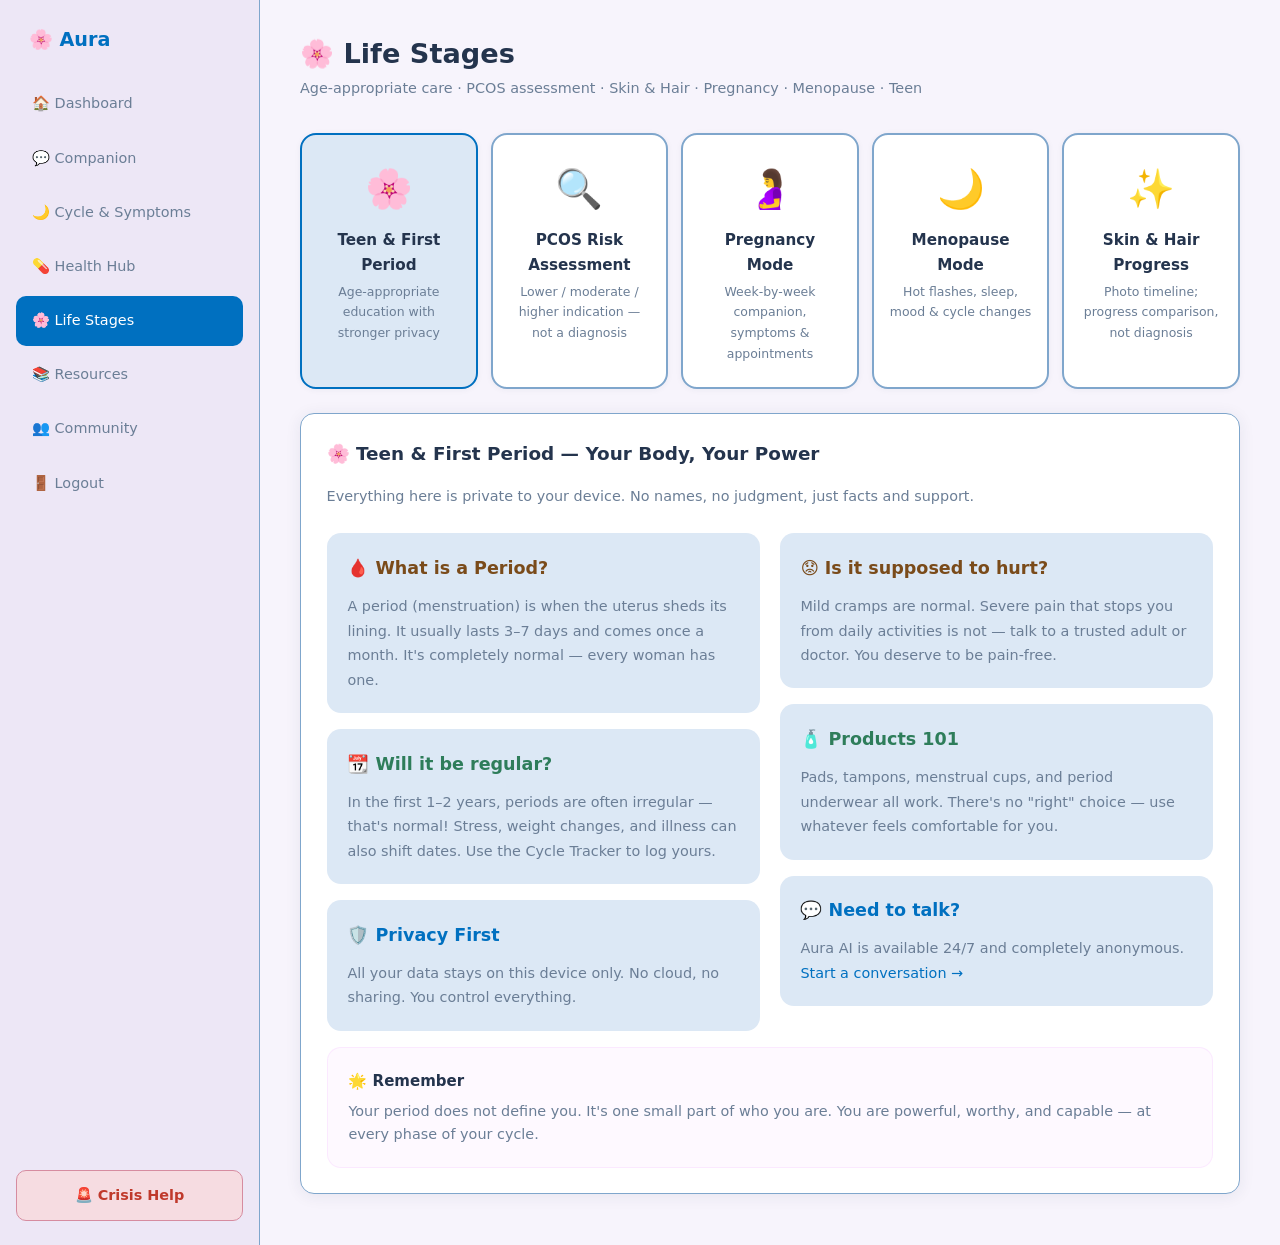
<file: lifestage.html>
<!DOCTYPE html>
<html lang="en">
<head>
<meta charset="UTF-8"/>
<title>Life Stages — Aura Care</title>
<link rel="stylesheet" href="style.css"/>
<style>
/* Stage selector */
.stage-grid{display:grid;grid-template-columns:repeat(auto-fit,minmax(160px,1fr));gap:.8rem;margin-bottom:1.5rem}
.stage-card{background:#fff;border:2px solid var(--lav-border);border-radius:16px;padding:1.4rem 1rem;text-align:center;cursor:pointer;transition:all .2s;box-shadow:0 1px 6px rgba(36,52,77,.05)}
.stage-card:hover{border-color:var(--purp-border);transform:translateY(-3px);box-shadow:0 4px 16px rgba(36,52,77,.1)}
.stage-card.active{border-color:var(--pri);background:var(--lav-fill)}
.stage-card .stage-icon{font-size:2.4rem;margin-bottom:.5rem}
.stage-card h3{font-size:.95rem;margin-bottom:.2rem;color:var(--text)}
.stage-card p{font-size:.78rem;color:var(--muted)}
/* Stage content */
.stage-content{display:none}
.stage-content.visible{display:block}
/* PCOS quiz */
.quiz-q{background:#fff;border:1px solid var(--lav-border);border-radius:14px;padding:1.3rem;margin-bottom:1rem;box-shadow:0 1px 6px rgba(36,52,77,.04)}
.quiz-q h3{font-size:1rem;margin-bottom:.8rem;font-weight:600;color:var(--text)}
.quiz-opts{display:flex;gap:.6rem;flex-wrap:wrap}
.quiz-opt{background:var(--lav-fill);border:1.5px solid var(--lav-border);color:var(--text);padding:.6rem 1.1rem;border-radius:10px;cursor:pointer;font-size:.88rem;transition:all .2s}
.quiz-opt:hover{border-color:var(--purp-border);background:var(--purp-fill)}
.quiz-opt.selected{border-color:var(--pri);background:#E8F3FA;color:var(--pri);font-weight:600}
.result-low{background:var(--mint-fill);border:1px solid var(--mint-border);border-radius:14px;padding:1.5rem}
.result-mod{background:var(--purp-fill);border:1px solid var(--purp-border);border-radius:14px;padding:1.5rem}
.result-high{background:var(--rose-fill);border:1px solid var(--rose-border);border-radius:14px;padding:1.5rem}
/* Skin/Hair progress */
.progress-entry{background:var(--lav-fill);border:1px solid var(--lav-border);border-radius:12px;padding:1rem 1.2rem;margin-bottom:.7rem}
.progress-head{display:flex;justify-content:space-between;align-items:center;margin-bottom:.4rem}
.progress-rating{display:flex;gap:.3rem}
.rating-dot{width:12px;height:12px;border-radius:50%;background:#fff;border:1.5px solid var(--lav-border);cursor:pointer;transition:all .2s}
.rating-dot.filled{background:var(--pri);border-color:var(--pri)}
/* Pregnancy week */
.week-card{background:var(--lav-fill);border:1px solid var(--lav-border);border-radius:12px;padding:1rem;margin-bottom:.7rem;border-left:4px solid var(--pri)}
.tag-badge{display:inline-block;background:var(--peach-fill);color:#7A4B1A;border:1px solid var(--peach-border);border-radius:10px;padding:.2rem .7rem;font-size:.78rem;font-weight:600;margin-left:.5rem}
/* inputs on lifestage */
select,input[type="date"],input[type="number"],input[type="text"],textarea{background:#fff;border:1px solid var(--lav-border);color:var(--text);border-radius:10px;font-family:inherit;color-scheme:light}
select:focus,input:focus,textarea:focus{outline:none;border-color:var(--pri)}
</style>
</head>
<body class="app">
<aside class="sidebar">
  <div class="logo">🌸 <span>Aura</span></div>
  <nav>
    <a href="dashboard.html">🏠 Dashboard</a>
    <a href="chat.html">💬 Companion</a>
    <a href="cycle.html">🌙 Cycle &amp; Symptoms</a>
    <a href="health.html">💊 Health Hub</a>
    <a href="lifestage.html" class="active">🌸 Life Stages</a>
    <a href="resources.html">📚 Resources</a>
    <a href="community.html">👥 Community</a>
    <a href="index.html">🚪 Logout</a>
  </nav>
  <div class="sos"><a href="#" onclick="showSOS()">🚨 Crisis Help</a></div>
</aside>

<main class="content">
  <header class="topbar">
    <div>
      <h1>🌸 Life Stages</h1>
      <p class="muted">Age-appropriate care · PCOS assessment · Skin &amp; Hair · Pregnancy · Menopause · Teen</p>
    </div>
  </header>

  <!-- Stage Selector -->
  <div class="stage-grid">
    <div class="stage-card" data-stage="teen" onclick="setStage('teen')">
      <div class="stage-icon">🌸</div>
      <h3>Teen &amp; First Period</h3>
      <p>Age-appropriate education with stronger privacy</p>
    </div>
    <div class="stage-card" data-stage="pcos" onclick="setStage('pcos')">
      <div class="stage-icon">🔍</div>
      <h3>PCOS Risk Assessment</h3>
      <p>Lower / moderate / higher indication — not a diagnosis</p>
    </div>
    <div class="stage-card" data-stage="pregnancy" onclick="setStage('pregnancy')">
      <div class="stage-icon">🤰</div>
      <h3>Pregnancy Mode</h3>
      <p>Week-by-week companion, symptoms &amp; appointments</p>
    </div>
    <div class="stage-card" data-stage="menopause" onclick="setStage('menopause')">
      <div class="stage-icon">🌙</div>
      <h3>Menopause Mode</h3>
      <p>Hot flashes, sleep, mood &amp; cycle changes</p>
    </div>
    <div class="stage-card" data-stage="skin" onclick="setStage('skin')">
      <div class="stage-icon">✨</div>
      <h3>Skin &amp; Hair Progress</h3>
      <p>Photo timeline; progress comparison, not diagnosis</p>
    </div>
  </div>

  <!-- ═══ Feature 16: Teen / First Period Mode ═══ -->
  <div class="stage-content" id="stage-teen">
    <section class="panel">
      <h2>🌸 Teen &amp; First Period — Your Body, Your Power</h2>
      <p class="muted" style="margin-bottom:1.5rem">Everything here is private to your device. No names, no judgment, just facts and support.</p>
      <div class="grid-2">
        <div>
          <div style="background:var(--lav-fill);border-radius:14px;padding:1.3rem;margin-bottom:1rem">
            <h3 style="color:#7A4B1A;margin-bottom:.7rem">🩸 What is a Period?</h3>
            <p style="font-size:.9rem;line-height:1.7;color:var(--muted)">A period (menstruation) is when the uterus sheds its lining. It usually lasts 3–7 days and comes once a month. It's completely normal — every woman has one.</p>
          </div>
          <div style="background:var(--lav-fill);border-radius:14px;padding:1.3rem;margin-bottom:1rem">
            <h3 style="color:#2E7D5A;margin-bottom:.7rem">📆 Will it be regular?</h3>
            <p style="font-size:.9rem;line-height:1.7;color:var(--muted)">In the first 1–2 years, periods are often irregular — that's normal! Stress, weight changes, and illness can also shift dates. Use the Cycle Tracker to log yours.</p>
          </div>
          <div style="background:var(--lav-fill);border-radius:14px;padding:1.3rem">
            <h3 style="color:var(--pri);margin-bottom:.7rem">🛡️ Privacy First</h3>
            <p style="font-size:.9rem;line-height:1.7;color:var(--muted)">All your data stays on this device only. No cloud, no sharing. You control everything.</p>
          </div>
        </div>
        <div>
          <div style="background:var(--lav-fill);border-radius:14px;padding:1.3rem;margin-bottom:1rem">
            <h3 style="color:#7A4B1A;margin-bottom:.7rem">😟 Is it supposed to hurt?</h3>
            <p style="font-size:.9rem;line-height:1.7;color:var(--muted)">Mild cramps are normal. Severe pain that stops you from daily activities is not — talk to a trusted adult or doctor. You deserve to be pain-free.</p>
          </div>
          <div style="background:var(--lav-fill);border-radius:14px;padding:1.3rem;margin-bottom:1rem">
            <h3 style="color:#2E7D5A;margin-bottom:.7rem">🧴 Products 101</h3>
            <p style="font-size:.9rem;line-height:1.7;color:var(--muted)">Pads, tampons, menstrual cups, and period underwear all work. There's no "right" choice — use whatever feels comfortable for you.</p>
          </div>
          <div style="background:var(--lav-fill);border-radius:14px;padding:1.3rem">
            <h3 style="color:var(--pri);margin-bottom:.7rem">💬 Need to talk?</h3>
            <p style="font-size:.9rem;line-height:1.7;color:var(--muted)">Aura AI is available 24/7 and completely anonymous. <a href="chat.html" style="color:var(--pri)">Start a conversation →</a></p>
          </div>
        </div>
      </div>
      <div style="background:rgba(240,171,252,.08);border:1px solid rgba(240,171,252,.2);border-radius:14px;padding:1.3rem;margin-top:1rem">
        <strong>🌟 Remember</strong>
        <p class="muted" style="margin-top:.4rem;line-height:1.6">Your period does not define you. It's one small part of who you are. You are powerful, worthy, and capable — at every phase of your cycle.</p>
      </div>
    </section>
  </div>

  <!-- ═══ Feature 04: PCOS Risk Assessment ═══ -->
  <div class="stage-content" id="stage-pcos">
    <section class="panel">
      <h2>🔍 PCOS Risk Assessment</h2>
      <p class="muted" style="margin-bottom:.3rem">This quiz provides a <strong>lower / moderate / higher risk indication only</strong> — it is not a medical diagnosis.</p>
      <p class="muted" style="margin-bottom:1.5rem;font-size:.85rem">Polycystic Ovary Syndrome (PCOS) is a common hormonal condition affecting 1 in 10 women. Only a gynaecologist can confirm a diagnosis via ultrasound and blood tests.</p>
      <div id="pcosQuiz"></div>
      <div id="pcosResult" style="margin-top:1.5rem"></div>
      <div style="margin-top:1rem;display:flex;gap:.8rem;flex-wrap:wrap">
        <button class="btn-primary" onclick="calcPCOS()">📊 Calculate Risk</button>
        <button class="btn-ghost" onclick="resetPCOS()">🔄 Reset Quiz</button>
      </div>
    </section>
  </div>

  <!-- ═══ Feature 06: Pregnancy Mode ═══ -->
  <div class="stage-content" id="stage-pregnancy">
    <section class="panel">
      <h2>🤰 Pregnancy Mode — Week-by-Week Companion</h2>
      <p class="muted" style="margin-bottom:1rem">Enter your last menstrual period (LMP) date to calculate your current week and get guidance.</p>
      <div style="display:flex;gap:.8rem;align-items:center;flex-wrap:wrap;margin-bottom:1.5rem">
        <label style="font-weight:600">LMP Date:</label>
        <input type="date" id="lmpDate" style="background:var(--lav-fill);border:1px solid var(--lav-border);color:var(--text);padding:.8rem;border-radius:10px;font-size:1rem"/>
        <button class="btn-primary" onclick="calcPregnancyWeek()">Calculate Week</button>
      </div>
      <div id="pregnancyResult"></div>
      <div style="margin-top:1.5rem">
        <h3 style="margin-bottom:1rem">📅 Log Appointment</h3>
        <div style="display:flex;gap:.8rem;flex-wrap:wrap">
          <input type="text" id="apptName" placeholder="Appointment (e.g. Anatomy Scan)"
            style="flex:1;background:var(--lav-fill);border:1px solid var(--lav-border);color:var(--text);padding:.8rem;border-radius:10px;font-family:inherit;min-width:180px"/>
          <input type="date" id="apptDate"
            style="background:var(--lav-fill);border:1px solid var(--lav-border);color:var(--text);padding:.8rem;border-radius:10px"/>
          <button class="btn-primary" onclick="addAppointment()">➕ Add</button>
        </div>
        <div id="apptList" style="margin-top:1rem"></div>
      </div>
    </section>
  </div>

  <!-- ═══ Feature 15: Menopause Mode ═══ -->
  <div class="stage-content" id="stage-menopause">
    <section class="panel">
      <h2>🌙 Menopause Mode</h2>
      <p class="muted" style="margin-bottom:1.5rem">Supporting you through perimenopause and menopause — hot flashes, sleep changes, mood, and beyond.</p>
      <div class="grid-2">
        <div>
          <div style="background:var(--lav-fill);border-radius:14px;padding:1.3rem;margin-bottom:1rem">
            <h3 style="color:var(--pri);margin-bottom:.7rem">🌡️ Hot Flashes</h3>
            <p style="font-size:.9rem;line-height:1.7;color:var(--muted)">Sudden warmth spreading from chest to face is a vasomotor symptom. <strong>What helps:</strong> cool water, layered clothing, paced breathing (slow exhale). Tracking triggers (spicy food, caffeine, stress) helps predict them.</p>
          </div>
          <div style="background:var(--lav-fill);border-radius:14px;padding:1.3rem;margin-bottom:1rem">
            <h3 style="color:#2E7D5A;margin-bottom:.7rem">😴 Sleep Changes</h3>
            <p style="font-size:.9rem;line-height:1.7;color:var(--muted)">Night sweats and insomnia are common. Keep your room cool (18–20°C), avoid screens 1 hour before bed, and try magnesium-rich foods. Log sleep quality to share with your doctor.</p>
          </div>
        </div>
        <div>
          <div style="background:var(--lav-fill);border-radius:14px;padding:1.3rem;margin-bottom:1rem">
            <h3 style="color:#7A4B1A;margin-bottom:.7rem">😔 Mood &amp; Brain Fog</h3>
            <p style="font-size:.9rem;line-height:1.7;color:var(--muted)">Estrogen withdrawal affects serotonin. Mood swings, irritability, and forgetfulness are real and valid. <a href="chat.html" style="color:var(--pri)">Talk to Aura AI →</a> or use the breathing exercises in Resources.</p>
          </div>
          <div style="background:var(--lav-fill);border-radius:14px;padding:1.3rem;margin-bottom:1rem">
            <h3 style="color:var(--pri);margin-bottom:.7rem">🩸 Cycle Changes</h3>
            <p style="font-size:.9rem;line-height:1.7;color:var(--muted)">Perimenopause can cause very irregular periods — more frequent, less frequent, or heavier. Keep logging your cycle. Any bleeding 12+ months after your last period should be discussed with your doctor.</p>
          </div>
        </div>
      </div>
      <h3 style="margin:1rem 0 .8rem">📊 Track Today's Symptoms</h3>
      <div style="display:grid;grid-template-columns:repeat(auto-fit,minmax(160px,1fr));gap:.6rem;margin-bottom:1rem">
        <button class="symptom-btn" data-msym="hot-flash" onclick="toggleMenSym(this)">🌡️ Hot Flash</button>
        <button class="symptom-btn" data-msym="night-sweats" onclick="toggleMenSym(this)">💧 Night Sweats</button>
        <button class="symptom-btn" data-msym="mood-swing" onclick="toggleMenSym(this)">🌊 Mood Swing</button>
        <button class="symptom-btn" data-msym="brain-fog" onclick="toggleMenSym(this)">🌫️ Brain Fog</button>
        <button class="symptom-btn" data-msym="insomnia" onclick="toggleMenSym(this)">🌙 Insomnia</button>
        <button class="symptom-btn" data-msym="joint-pain" onclick="toggleMenSym(this)">💪 Joint Pain</button>
        <button class="symptom-btn" data-msym="low-libido" onclick="toggleMenSym(this)">💔 Low Libido</button>
        <button class="symptom-btn" data-msym="anxiety" onclick="toggleMenSym(this)">😰 Anxiety</button>
      </div>
      <button class="btn-primary" onclick="saveMenopauseLog()">💾 Save Today's Log</button>
      <div id="menopauseHistory" style="margin-top:1rem"></div>
    </section>
  </div>

  <!-- ═══ Feature 14: Skin & Hair Progress ═══ -->
  <div class="stage-content" id="stage-skin">
    <section class="panel">
      <h2>✨ Skin &amp; Hair Progress Tracker</h2>
      <p class="muted" style="margin-bottom:.3rem">A timeline for tracking progress and changes — for comparison purposes, not diagnosis.</p>
      <p class="muted" style="margin-bottom:1.5rem;font-size:.85rem">Note any changes in skin or hair condition over time. Consult a dermatologist for persistent concerns.</p>
      <div class="grid-2">
        <div>
          <h3 style="margin-bottom:.8rem">📸 Add Progress Entry</h3>
          <select id="skinCategory" style="width:100%;background:var(--lav-fill);border:1px solid var(--lav-border);color:var(--text);padding:.8rem;border-radius:10px;margin-bottom:.8rem;font-family:inherit">
            <option value="skin">🧴 Skin</option>
            <option value="hair">💇 Hair</option>
            <option value="nails">💅 Nails</option>
          </select>
          <textarea id="skinNote" placeholder="Describe the change, treatment used, or what you noticed today..."
            style="width:100%;background:var(--lav-fill);border:1px solid var(--lav-border);color:var(--text);padding:.8rem;border-radius:10px;resize:vertical;min-height:90px;font-family:inherit;margin-bottom:.8rem"></textarea>
          <label style="font-size:.9rem;color:var(--muted);display:block;margin-bottom:.4rem">Rate today's condition:</label>
          <div class="progress-rating" id="skinRating" style="margin-bottom:1rem">
            <button class="rating-dot" data-r="1" onclick="setRating(1)" title="Very poor">😞</button>
            <button class="rating-dot" data-r="2" onclick="setRating(2)" title="Poor">😔</button>
            <button class="rating-dot" data-r="3" onclick="setRating(3)" title="Okay">😐</button>
            <button class="rating-dot" data-r="4" onclick="setRating(4)" title="Good">🙂</button>
            <button class="rating-dot" data-r="5" onclick="setRating(5)" title="Great">😊</button>
          </div>
          <button class="btn-primary" onclick="addSkinEntry()" style="width:100%">➕ Add Entry</button>
        </div>
        <div>
          <h3 style="margin-bottom:.8rem">📅 Progress Timeline</h3>
          <div id="skinTimeline"><p class="muted">No entries yet. Start your progress timeline above.</p></div>
        </div>
      </div>
    </section>
  </div>
</main>

<!-- SOS Modal -->
<div id="sosModal" class="modal hidden">
  <div class="modal-body">
    <h2>🚨 You're not alone</h2>
    <p>If you're in crisis or feel unsafe, please reach out immediately:</p>
    <ul>
      <li><strong>Women Helpline (National):</strong> 181</li>
      <li><strong>Domestic Abuse Helpline:</strong> 1091</li>
      <li><strong>iCall (Mental Health):</strong> 9152987821</li>
      <li><strong>Vandrevala Foundation:</strong> 1860-2662-345</li>
      <li><strong>AASRA (Suicide Prevention):</strong> 9820466627</li>
    </ul>
    <button class="btn-primary" onclick="hideSOS()">Close</button>
  </div>
</div>

<script src="app.js"></script>
<script src="lifestage.js"></script>
</body>
</html>
</file>
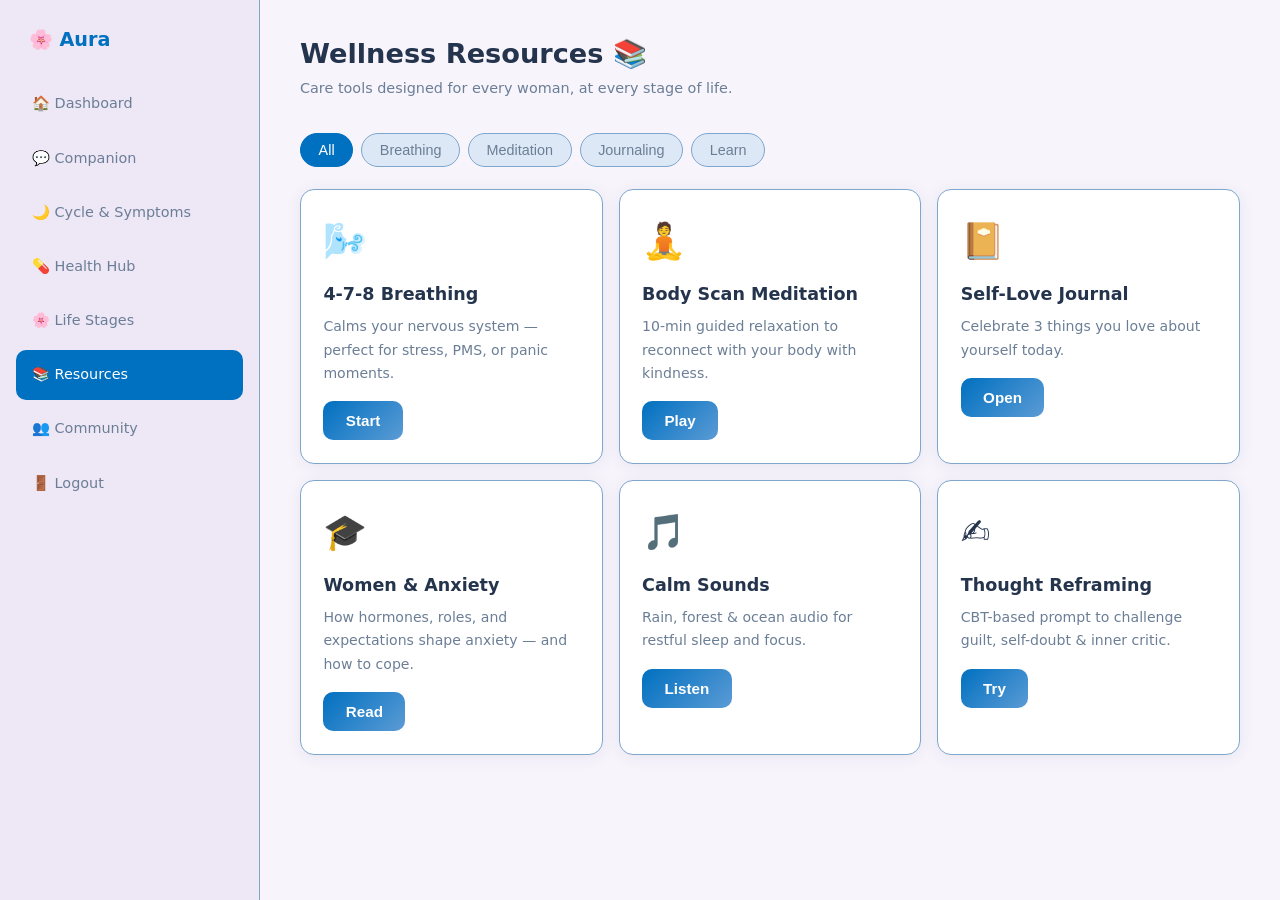
<file: resources.html>
<!DOCTYPE html>
<html lang="en">
<head>
<meta charset="UTF-8"/>
<title>Resources — Aura Care</title>
<link rel="stylesheet" href="style.css"/>
</head>
<body class="app">
<aside class="sidebar">
  <div class="logo">🌸 <span>Aura</span></div>
  <nav>
    <a href="dashboard.html">🏠 Dashboard</a>
    <a href="chat.html">💬 Companion</a>
    <a href="cycle.html">🌙 Cycle &amp; Symptoms</a>
    <a href="health.html">💊 Health Hub</a>
    <a href="lifestage.html">🌸 Life Stages</a>
    <a href="resources.html" class="active">📚 Resources</a>
    <a href="community.html">👥 Community</a>
    <a href="index.html">🚪 Logout</a>
  </nav>
</aside>

<main class="content">
  <header class="topbar">
    <div>
      <h1>Wellness Resources 📚</h1>
      <p class="muted">Care tools designed for every woman, at every stage of life.</p>
    </div>
  </header>

  <div class="tabs">
    <button class="tab active" data-cat="all">All</button>
    <button class="tab" data-cat="breathe">Breathing</button>
    <button class="tab" data-cat="meditate">Meditation</button>
    <button class="tab" data-cat="journal">Journaling</button>
    <button class="tab" data-cat="learn">Learn</button>
  </div>

  <div class="resource-grid" id="resGrid">
    <div class="res-card" data-cat="breathe">
      <div class="thumb">🌬️</div>
      <h3>4-7-8 Breathing</h3>
      <p>Calms your nervous system — perfect for stress, PMS, or panic moments.</p>
      <button class="btn-primary" onclick="startBreathe()">Start</button>
    </div>
    <div class="res-card" data-cat="meditate">
      <div class="thumb">🧘</div>
      <h3>Body Scan Meditation</h3>
      <p>10-min guided relaxation to reconnect with your body with kindness.</p>
      <button class="btn-primary" onclick="startMeditation()">Play</button>
    </div>
    <div class="res-card" data-cat="journal">
      <div class="thumb">📔</div>
      <h3>Self-Love Journal</h3>
      <p>Celebrate 3 things you love about yourself today.</p>
      <button class="btn-primary" onclick="openJournal()">Open</button>
    </div>
    <div class="res-card" data-cat="learn">
      <div class="thumb">🎓</div>
      <h3>Women & Anxiety</h3>
      <p>How hormones, roles, and expectations shape anxiety — and how to cope.</p>
      <button class="btn-primary" onclick="openArticle()">Read</button>
    </div>
    <div class="res-card" data-cat="meditate">
      <div class="thumb">🎵</div>
      <h3>Calm Sounds</h3>
      <p>Rain, forest & ocean audio for restful sleep and focus.</p>
      <button class="btn-primary" onclick="openSounds()">Listen</button>
    </div>
    <div class="res-card" data-cat="journal">
      <div class="thumb">✍️</div>
      <h3>Thought Reframing</h3>
      <p>CBT-based prompt to challenge guilt, self-doubt & inner critic.</p>
      <button class="btn-primary" onclick="openReframe()">Try</button>
    </div>
  </div>

  <!-- Breathing modal (existing) -->
  <div id="breatheModal" class="modal hidden">
    <div class="modal-body breathe-modal">
      <h2 id="breatheText">Breathe In</h2>
      <div class="breathe-circle"></div>
      <button class="btn-ghost" onclick="stopBreathe()">Done</button>
    </div>
  </div>

  <!-- Universal modal -->
  <div id="resModal" class="modal hidden">
    <div class="modal-body" id="resModalBody" style="max-width:560px;text-align:left"></div>
  </div>
</main>
<script src="app.js"></script>
</body>
</html>
</file>
<file: style.css>
/* ============================================================
   Aura Care — PPT-Matched Design System
   Palette source: aURA-cARE-fINAL.pptx
   ─────────────────────────────────────────────────────────
   Soft Lavender  #DCE8F5 fill / #7FA6CC border
   Soft Purple    #E3DBF0 fill / #A491C7 border
   Soft Mint      #D8F0E4 fill / #7FC4A0 border
   Soft Peach     #FBE6D4 fill / #E3A868 border
   Soft Rose      #F6DCE1 fill / #D68CA0 border
   Text           #24344D  (dark navy — never pure black)
   Primary blue   #0070C0  (ONLY saturated color in the deck)
   ============================================================ */

:root {
  /* Backgrounds */
  --bg:    #F7F4FC;
  --bg2:   #EDE7F6;

  /* Card surfaces */
  --card:  #FFFFFF;
  --card2: #F5F0FB;

  /* PPT accent fills */
  --lav-fill:   #DCE8F5; --lav-border:   #7FA6CC;
  --purp-fill:  #E3DBF0; --purp-border:  #A491C7;
  --mint-fill:  #D8F0E4; --mint-border:  #7FC4A0;
  --peach-fill: #FBE6D4; --peach-border: #E3A868;
  --rose-fill:  #F6DCE1; --rose-border:  #D68CA0;

  /* Semantic aliases */
  --pri:    #0070C0;       /* ONLY saturated — PPT footer blue */
  --pri-dk: #005A9E;       /* hover darkening */
  --acc:    #7FC4A0;       /* mint accent */
  --pink:   #D68CA0;       /* rose accent */
  --text:   #24344D;       /* dark navy */
  --muted:  #6B7E96;       /* medium slate */
  --danger: #C0392B;       /* kept for crisis — used sparingly */

  /* Gradients */
  --grad:  linear-gradient(135deg, #0070C0, #A491C7);  /* blue → soft purple, visible on light bg */
  --grad2: linear-gradient(135deg, #0070C0, #5B9BD5);  /* blue → lighter blue for buttons */

  /* Utility */
  --shadow: 0 2px 16px rgba(36, 52, 77, .08);
  --radius: 14px;
}

/* ─── Reset ─── */
*, *::before, *::after { box-sizing: border-box; margin: 0; padding: 0; }
html { scroll-behavior: smooth; }
body {
  font-family: 'Inter', system-ui, -apple-system, sans-serif;
  background: var(--bg);
  color: var(--text);
  line-height: 1.65;
  min-height: 100vh;
  font-size: 15px;
}
a { color: var(--pri); text-decoration: none; }
a:hover { text-decoration: underline; }

/* ─── Utility ─── */
.muted  { color: var(--muted); font-size: .9rem; }
.grad   { background: var(--grad); -webkit-background-clip: text; background-clip: text; color: transparent; }

/* ─── Buttons ─── */
.btn-primary {
  background: var(--grad2);
  color: #fff;
  border: none;
  padding: .7rem 1.4rem;
  border-radius: 10px;
  font-weight: 600;
  cursor: pointer;
  font-size: .95rem;
  transition: transform .2s, box-shadow .2s;
}
.btn-primary:hover {
  transform: translateY(-2px);
  box-shadow: 0 8px 24px rgba(0, 112, 192, .3);
}
.btn-primary.large, .btn-ghost.large { padding: 1rem 2rem; font-size: 1.05rem; }
.btn-ghost {
  background: transparent;
  color: var(--pri);
  border: 1.5px solid var(--lav-border);
  padding: .7rem 1.4rem;
  border-radius: 10px;
  font-weight: 600;
  cursor: pointer;
  font-size: .95rem;
  transition: background .2s;
}
.btn-ghost:hover { background: var(--lav-fill); }

/* ════════════════════════════════════════════
   LANDING PAGE
   ════════════════════════════════════════════ */
.landing {
  background: linear-gradient(160deg, #EDE7F6 0%, #F5F0FB 40%, #D8F0E4 100%);
}
.navbar {
  display: flex;
  justify-content: space-between;
  align-items: center;
  padding: 1.2rem 4rem;
  background: rgba(255,255,255,.75);
  backdrop-filter: blur(10px);
  border-bottom: 1px solid var(--lav-fill);
}
.logo { font-size: 1.4rem; font-weight: 800; color: var(--text); }
.logo span { color: var(--pri); }
.nav-links { display: flex; gap: 2rem; list-style: none; align-items: center; }
.nav-links a { color: var(--text); font-weight: 500; }
.nav-links a:hover { color: var(--pri); text-decoration: none; }

.hero {
  display: grid;
  grid-template-columns: 1.1fr 1fr;
  gap: 3rem;
  padding: 4rem 4rem 6rem;
  align-items: center;
}
.hero h1 { font-size: 3.2rem; line-height: 1.1; margin-bottom: 1.2rem; font-weight: 800; color: var(--text); }
.hero p  { font-size: 1.1rem; color: var(--muted); margin-bottom: 2rem; max-width: 520px; }
.cta-group { display: flex; gap: 1rem; margin-bottom: 2rem; flex-wrap: wrap; }
.trust { display: flex; gap: 1.5rem; color: var(--muted); font-size: .9rem; flex-wrap: wrap; }

/* Hero orbs — pastel, blurred */
.hero-visual { position: relative; height: 420px; }
.orb { position: absolute; border-radius: 50%; filter: blur(55px); opacity: .55; }
.orb1 { width: 260px; height: 260px; background: #C7B8EA; top: 20px; left: 40px; }
.orb2 { width: 200px; height: 200px; background: #A9E1D1; bottom: 20px; right: 20px; }
.orb3 { width: 160px; height: 160px; background: #F6DCE1; top: 120px; right: 120px; }
.card.floating {
  position: absolute; top: 40%; left: 30%;
  background: #fff;
  padding: 1.5rem 2rem;
  border-radius: 20px;
  border: 1px solid var(--lav-border);
  box-shadow: var(--shadow);
  animation: float 4s ease-in-out infinite;
}
.mood-emoji { font-size: 2.5rem; margin-bottom: .5rem; }
@keyframes float { 0%,100% { transform: translateY(0); } 50% { transform: translateY(-14px); } }

/* Features section */
.features { padding: 4rem; text-align: center; }
.features h2 { font-size: 2.2rem; margin-bottom: 3rem; color: var(--text); }
.feature-grid {
  display: grid;
  grid-template-columns: repeat(auto-fit, minmax(260px, 1fr));
  gap: 1.2rem;
  max-width: 1200px;
  margin: 0 auto;
}
.feature-card {
  background: #fff;
  padding: 1.8rem;
  border-radius: var(--radius);
  border: 1px solid var(--lav-border);
  text-align: left;
  transition: transform .25s, box-shadow .25s;
}
.feature-card:hover { transform: translateY(-5px); box-shadow: var(--shadow); border-color: var(--purp-border); }
.feature-card .icon { font-size: 2rem; margin-bottom: .8rem; }
.feature-card h3 { margin-bottom: .5rem; color: var(--text); }
.feature-card p  { color: var(--muted); font-size: .9rem; }

/* Impact section */
.impact { padding: 4rem; text-align: center; background: var(--lav-fill); }
.impact h2 { font-size: 2rem; margin-bottom: 2.5rem; color: var(--text); }
.stats { display: grid; grid-template-columns: repeat(auto-fit, minmax(200px, 1fr)); gap: 2rem; max-width: 900px; margin: 0 auto; }
.stats h3 { font-size: 2.8rem; color: var(--pri); font-weight: 800; }
.stats p  { color: var(--muted); }

footer {
  padding: 1.5rem 2rem;
  text-align: center;
  background: var(--pri);
  color: #fff;
  font-size: .9rem;
}

/* ════════════════════════════════════════════
   APP LAYOUT (all inner pages)
   ════════════════════════════════════════════ */
.app {
  display: grid;
  grid-template-columns: 260px 1fr;
  min-height: 100vh;
}

/* Sidebar */
.sidebar {
  background: var(--bg2);
  padding: 1.5rem 1rem;
  border-right: 1px solid var(--lav-border);
  display: flex;
  flex-direction: column;
}
.sidebar .logo { padding: 0 .8rem 1.5rem; font-size: 1.2rem; font-weight: 800; color: var(--text); }
.sidebar .logo span { color: var(--pri); }
.sidebar nav { display: flex; flex-direction: column; gap: .3rem; flex: 1; }
.sidebar nav a {
  padding: .8rem 1rem;
  border-radius: 10px;
  color: var(--muted);
  font-weight: 500;
  font-size: .9rem;
  transition: all .2s;
}
.sidebar nav a:hover { background: var(--lav-fill); color: var(--text); text-decoration: none; }
.sidebar nav a.active { background: var(--pri); color: #fff; }

/* SOS button */
.sos a {
  display: block;
  padding: .8rem 1rem;
  background: var(--rose-fill);
  color: #C0392B;
  border: 1px solid var(--rose-border);
  border-radius: 10px;
  font-weight: 700;
  text-align: center;
  font-size: .9rem;
}
.sos a:hover { text-decoration: none; background: var(--rose-border); color: #fff; }

/* Main content */
.content { padding: 2rem 2.5rem; overflow-y: auto; }
.topbar {
  display: flex;
  justify-content: space-between;
  align-items: center;
  margin-bottom: 2rem;
  flex-wrap: wrap;
  gap: 1rem;
}
.topbar h1 { font-size: 1.7rem; color: var(--text); font-weight: 700; }
.streak-badge {
  background: var(--peach-fill);
  border: 1px solid var(--peach-border);
  padding: .6rem 1.2rem;
  border-radius: 20px;
  font-weight: 600;
  font-size: .9rem;
  color: var(--text);
}
.anon-badge { background: var(--lav-fill); border: 1px solid var(--lav-border); padding: .5rem 1rem; border-radius: 20px; font-size: .9rem; color: var(--text); }

/* Panels / cards */
.panel, .mood-log, .post-box {
  background: #fff;
  padding: 1.6rem;
  border-radius: var(--radius);
  margin-bottom: 1.2rem;
  border: 1px solid var(--lav-border);
  box-shadow: var(--shadow);
}
.mood-log h2, .panel h2 { margin-bottom: 1rem; font-size: 1.15rem; color: var(--text); font-weight: 700; }

/* Mood picker */
.mood-picker { display: flex; gap: .6rem; margin-bottom: 1rem; flex-wrap: wrap; }
.mood-picker button {
  width: 58px; height: 58px;
  font-size: 1.7rem;
  background: var(--lav-fill);
  border: 2px solid transparent;
  border-radius: 12px;
  cursor: pointer;
  transition: all .2s;
}
.mood-picker button:hover { border-color: var(--lav-border); transform: scale(1.1); }
.mood-picker button.selected { border-color: var(--pri); background: #E8F3FA; }

/* Textareas / inputs */
#moodNote, .post-box textarea {
  width: 100%;
  background: var(--card2);
  border: 1px solid var(--lav-border);
  color: var(--text);
  padding: .9rem;
  border-radius: 10px;
  font-family: inherit;
  resize: vertical;
  min-height: 70px;
  margin-bottom: 1rem;
}
#moodNote::placeholder, .post-box textarea::placeholder { color: var(--muted); }

/* 2-column grid */
.grid-2 { display: grid; grid-template-columns: 1fr 1fr; gap: 1.2rem; }

/* Responsive */
@media(max-width: 960px) {
  .grid-2 { grid-template-columns: 1fr; }
  .app { grid-template-columns: 1fr; }
  .hero { grid-template-columns: 1fr; padding: 2rem; }
  .hero h1 { font-size: 2.2rem; }
  .navbar { padding: 1rem 1.5rem; }
  .content { padding: 1.2rem 1rem; }
}

/* Bar chart */
.chart { display: flex; gap: .6rem; align-items: flex-end; height: 130px; padding: .8rem 0; }
.chart .bar {
  flex: 1;
  background: linear-gradient(180deg, var(--pri) 0%, var(--lav-border) 100%);
  border-radius: 6px 6px 0 0;
  min-height: 8px;
  position: relative;
  transition: height .5s;
}
.chart .bar span { position: absolute; bottom: -20px; left: 50%; transform: translateX(-50%); font-size: .72rem; color: var(--muted); }

/* Recommendation list */
.rec-list { list-style: none; margin-bottom: 1rem; }
.rec-list li { padding: .55rem 0; border-bottom: 1px solid var(--lav-fill); color: var(--text); }

/* History list */
.history { list-style: none; }
.history li {
  padding: .8rem 1rem;
  background: var(--lav-fill);
  border: 1px solid var(--lav-border);
  border-radius: 10px;
  margin-bottom: .5rem;
  display: flex;
  justify-content: space-between;
  align-items: center;
  color: var(--text);
}

/* ─── Chat ─── */
.chat-wrap { display: flex; flex-direction: column; height: 100vh; }
.chat-box {
  flex: 1;
  background: var(--card2);
  border: 1px solid var(--lav-border);
  border-radius: var(--radius);
  padding: 1.5rem;
  overflow-y: auto;
  margin-bottom: 1rem;
  display: flex;
  flex-direction: column;
  gap: .8rem;
}
.msg { padding: .85rem 1.1rem; border-radius: 16px; max-width: 70%; line-height: 1.5; font-size: .95rem; }
.msg.bot  { background: #fff; border: 1px solid var(--lav-border); color: var(--text); align-self: flex-start; border-bottom-left-radius: 4px; }
.msg.user { background: var(--pri); color: #fff; align-self: flex-end; border-bottom-right-radius: 4px; }

.chat-input { display: flex; gap: .8rem; margin-bottom: 1rem; }
.chat-input input {
  flex: 1;
  background: #fff;
  border: 1.5px solid var(--lav-border);
  color: var(--text);
  padding: .9rem 1.1rem;
  border-radius: 10px;
  font-size: .95rem;
}
.chat-input input:focus { outline: none; border-color: var(--pri); }
.chat-input input::placeholder { color: var(--muted); }

.quick-replies { display: flex; gap: .5rem; flex-wrap: wrap; margin-bottom: 1rem; }
.quick-replies button {
  background: var(--lav-fill);
  color: var(--text);
  border: 1px solid var(--lav-border);
  padding: .5rem .9rem;
  border-radius: 20px;
  cursor: pointer;
  font-size: .85rem;
  transition: background .2s;
}
.quick-replies button:hover { background: var(--purp-fill); border-color: var(--purp-border); }

/* ─── Resources ─── */
.tabs { display: flex; gap: .5rem; margin-bottom: 1.4rem; flex-wrap: wrap; }
.tab {
  background: var(--lav-fill);
  color: var(--muted);
  border: 1px solid var(--lav-border);
  padding: .5rem 1.1rem;
  border-radius: 20px;
  cursor: pointer;
  font-weight: 500;
  font-size: .9rem;
  transition: all .2s;
}
.tab.active { background: var(--pri); color: #fff; border-color: var(--pri); }

.resource-grid { display: grid; grid-template-columns: repeat(auto-fit, minmax(250px, 1fr)); gap: 1rem; }
.res-card {
  background: #fff;
  padding: 1.4rem;
  border-radius: var(--radius);
  border: 1px solid var(--lav-border);
  box-shadow: var(--shadow);
  transition: transform .2s;
}
.res-card:hover { transform: translateY(-4px); }
.res-card .thumb { font-size: 2.2rem; margin-bottom: .6rem; }
.res-card h3 { margin-bottom: .4rem; color: var(--text); }
.res-card p  { color: var(--muted); font-size: .88rem; margin-bottom: 1rem; }

/* ─── Modal ─── */
.modal {
  position: fixed; inset: 0;
  background: rgba(36, 52, 77, .45);
  display: flex; align-items: center; justify-content: center;
  z-index: 100;
  backdrop-filter: blur(4px);
}
.modal.hidden { display: none; }
.modal-body {
  background: #fff;
  padding: 2rem;
  border-radius: 20px;
  max-width: 440px;
  width: 90%;
  text-align: center;
  border: 1px solid var(--lav-border);
  box-shadow: 0 8px 40px rgba(36,52,77,.15);
}
.modal-body h2    { margin-bottom: 1rem; color: var(--text); }
.modal-body p     { color: var(--muted); margin-bottom: .8rem; }
.modal-body ul    { list-style: none; text-align: left; margin: 1rem 0; }
.modal-body li    { padding: .6rem 0; border-bottom: 1px solid var(--lav-fill); color: var(--text); }
.modal-body li:last-child { border-bottom: none; }

/* Breathing modal */
.breathe-modal .breathe-circle {
  width: 180px; height: 180px;
  border-radius: 50%;
  background: linear-gradient(135deg, #DCE8F5, #7FC4A0);
  margin: 2rem auto;
  animation: breathe 8s ease-in-out infinite;
}
@keyframes breathe { 0%,100% { transform: scale(.6); } 50% { transform: scale(1.2); } }

/* ─── Symptom / Stage Buttons ─── */
.symptom-btn {
  background: var(--lav-fill);
  border: 1.5px solid var(--lav-border);
  color: var(--text);
  padding: .65rem .5rem;
  border-radius: 10px;
  cursor: pointer;
  text-align: center;
  font-size: .83rem;
  transition: all .2s;
  width: 100%;
  font-family: inherit;
}
.symptom-btn:hover  { border-color: var(--purp-border); background: var(--purp-fill); }
.symptom-btn.active { border-color: var(--pri); background: #E8F3FA; color: var(--pri); font-weight: 600; }

/* ─── Community ─── */
.post-actions { display: flex; justify-content: space-between; gap: 1rem; flex-wrap: wrap; }
.post-actions select {
  background: var(--lav-fill);
  color: var(--text);
  border: 1px solid var(--lav-border);
  padding: .6rem .8rem;
  border-radius: 8px;
  font-family: inherit;
}
.feed { display: flex; flex-direction: column; gap: 1rem; }
.post {
  background: #fff;
  padding: 1.3rem;
  border-radius: var(--radius);
  border: 1px solid var(--lav-border);
  box-shadow: var(--shadow);
}
.post-head { display: flex; gap: .8rem; align-items: center; margin-bottom: .7rem; flex-wrap: wrap; }
.tag {
  background: var(--mint-fill);
  color: #2E7D5A;
  border: 1px solid var(--mint-border);
  padding: .2rem .7rem;
  border-radius: 10px;
  font-size: .78rem;
  font-weight: 600;
}
.post p { margin-bottom: .8rem; color: var(--text); }
.post-actions-row { display: flex; gap: .8rem; }
.post-actions-row button {
  background: var(--lav-fill);
  color: var(--muted);
  border: 1px solid var(--lav-border);
  cursor: pointer;
  font-size: .88rem;
  padding: .3rem .7rem;
  border-radius: 8px;
  transition: all .2s;
}
.post-actions-row button:hover { background: var(--purp-fill); color: var(--text); }
</file>
